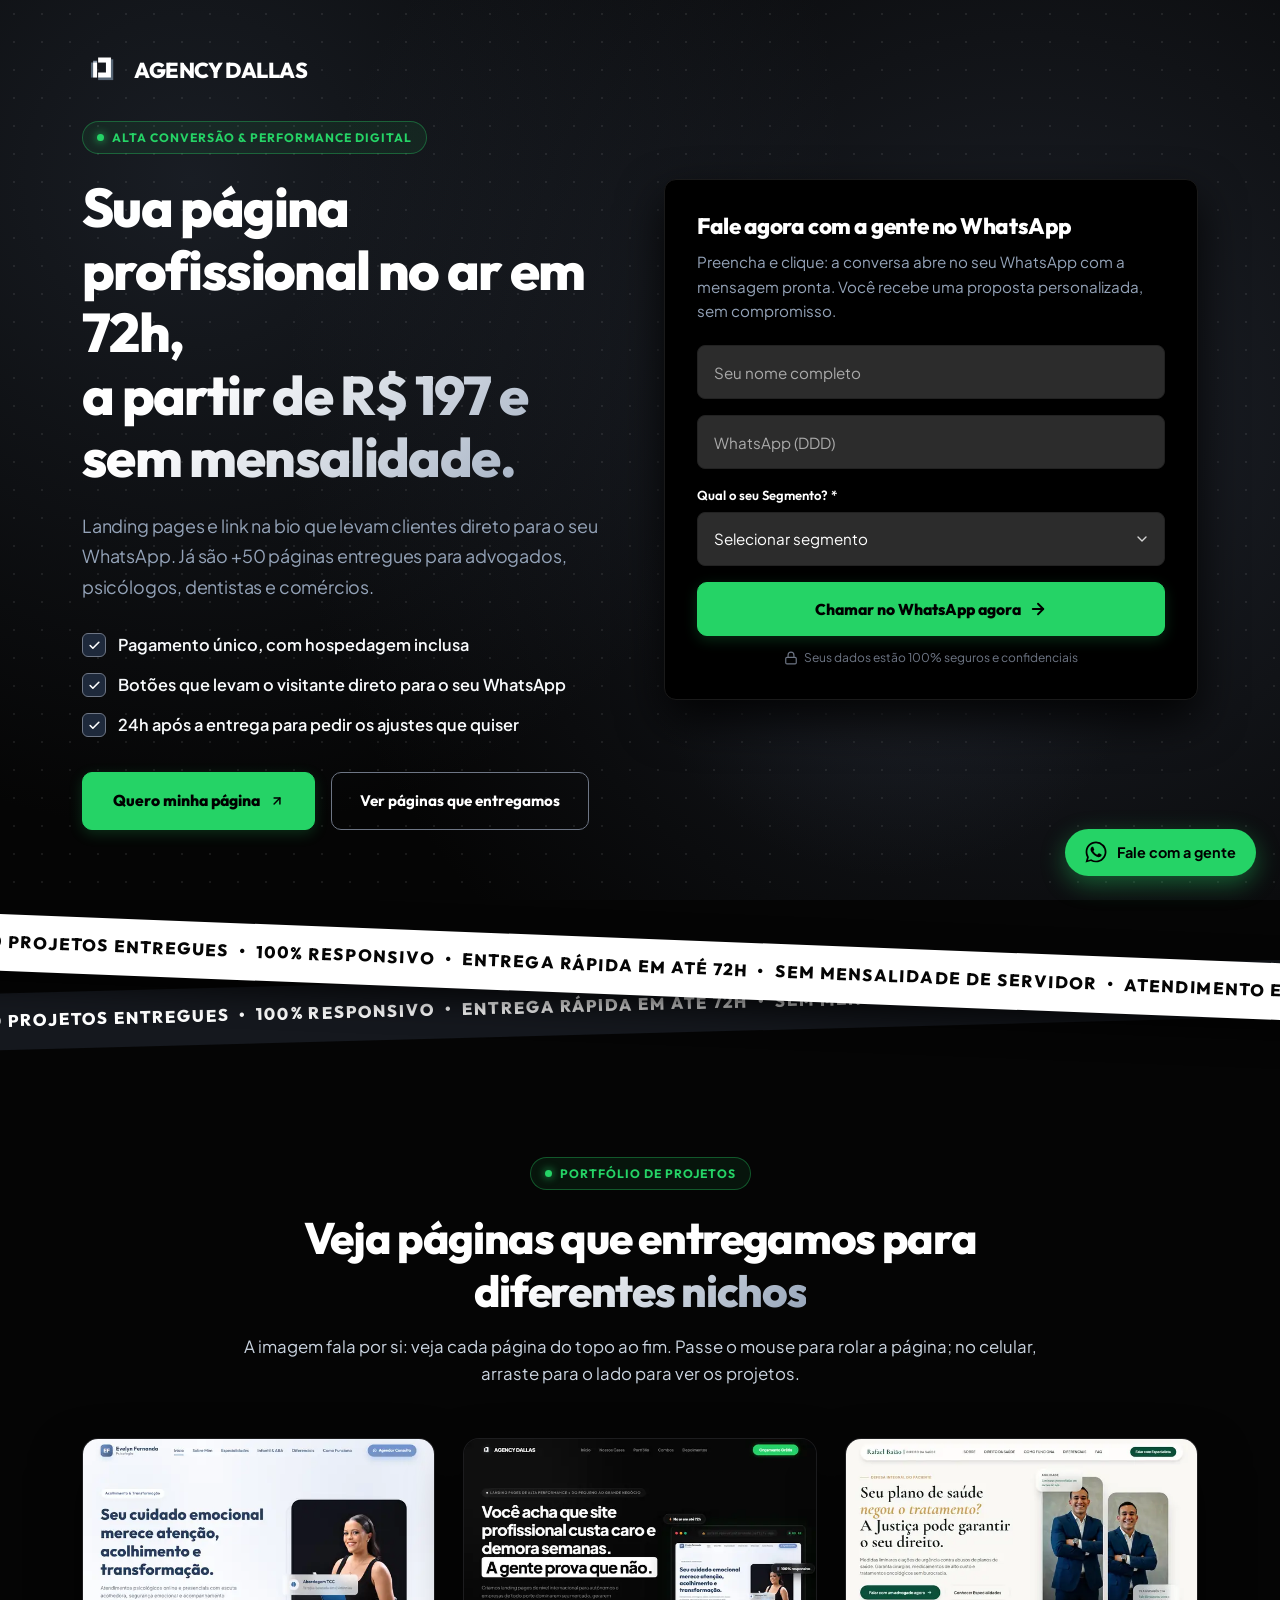
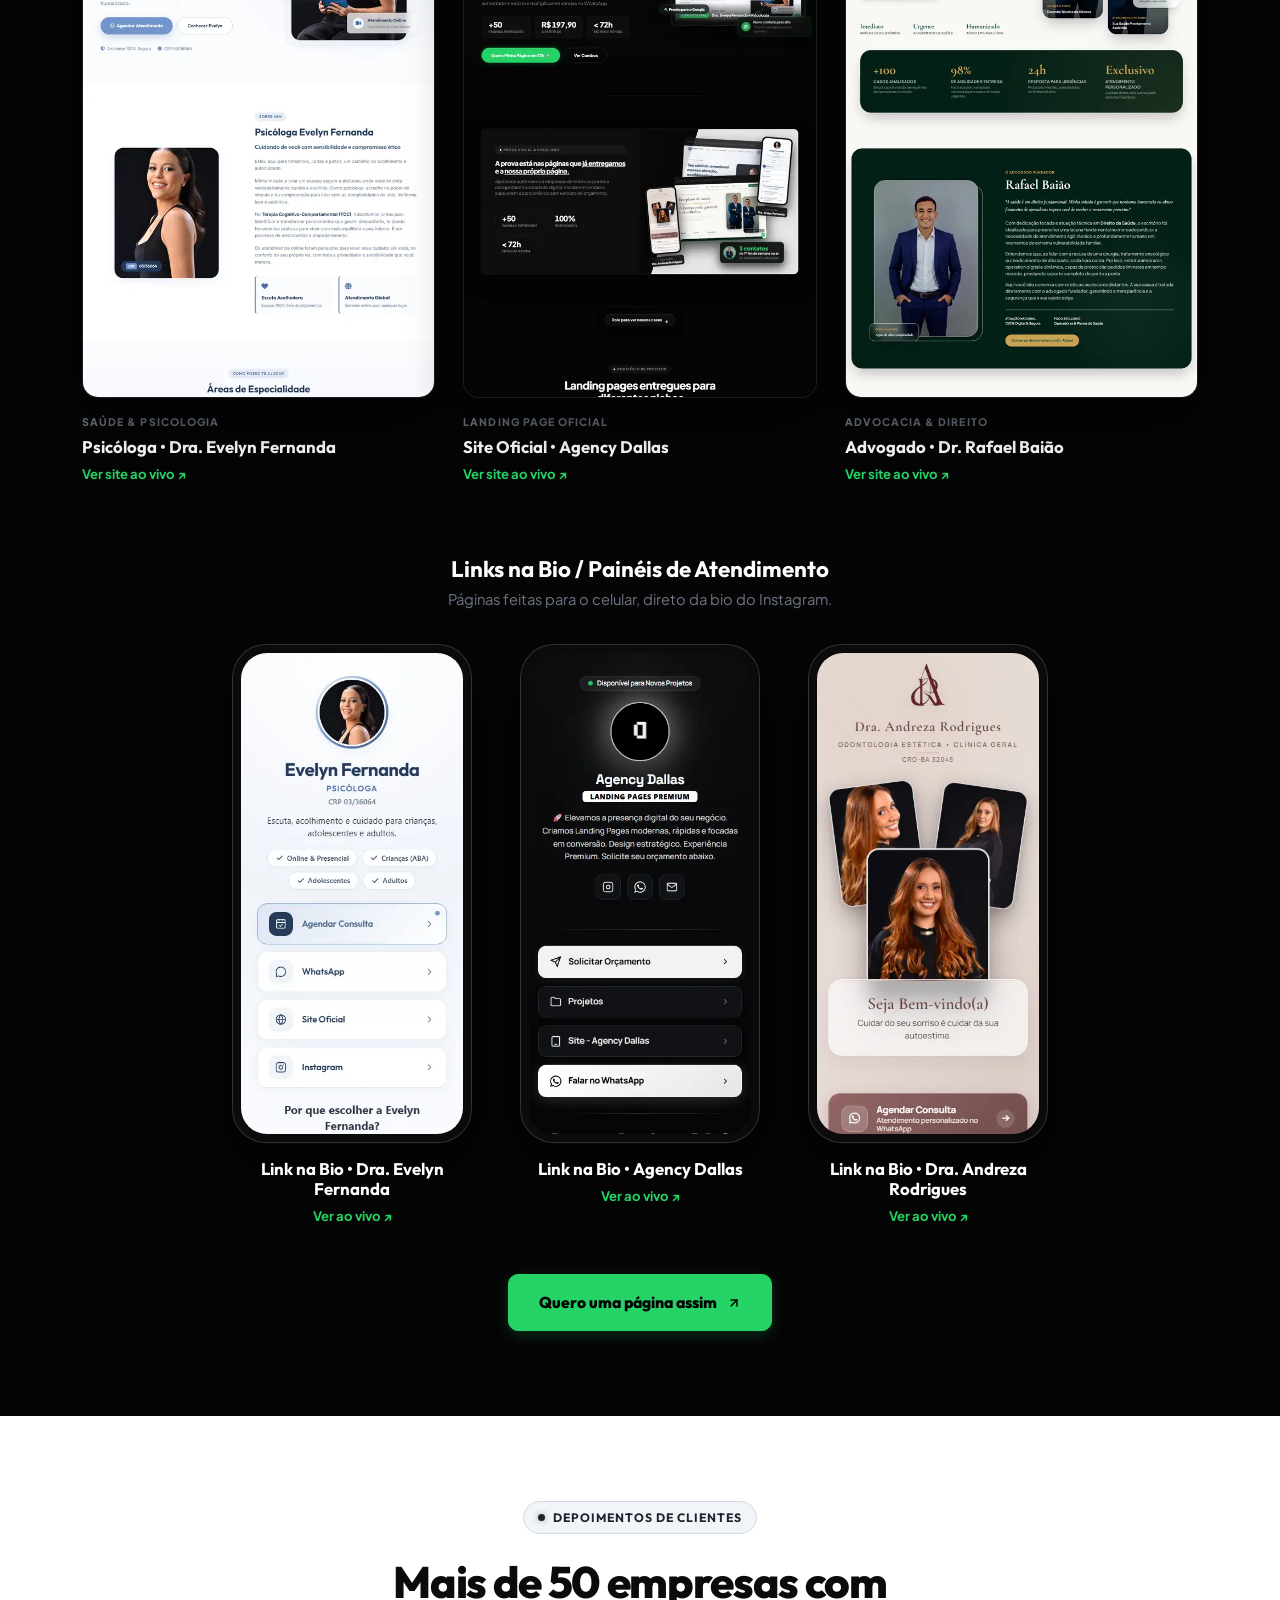
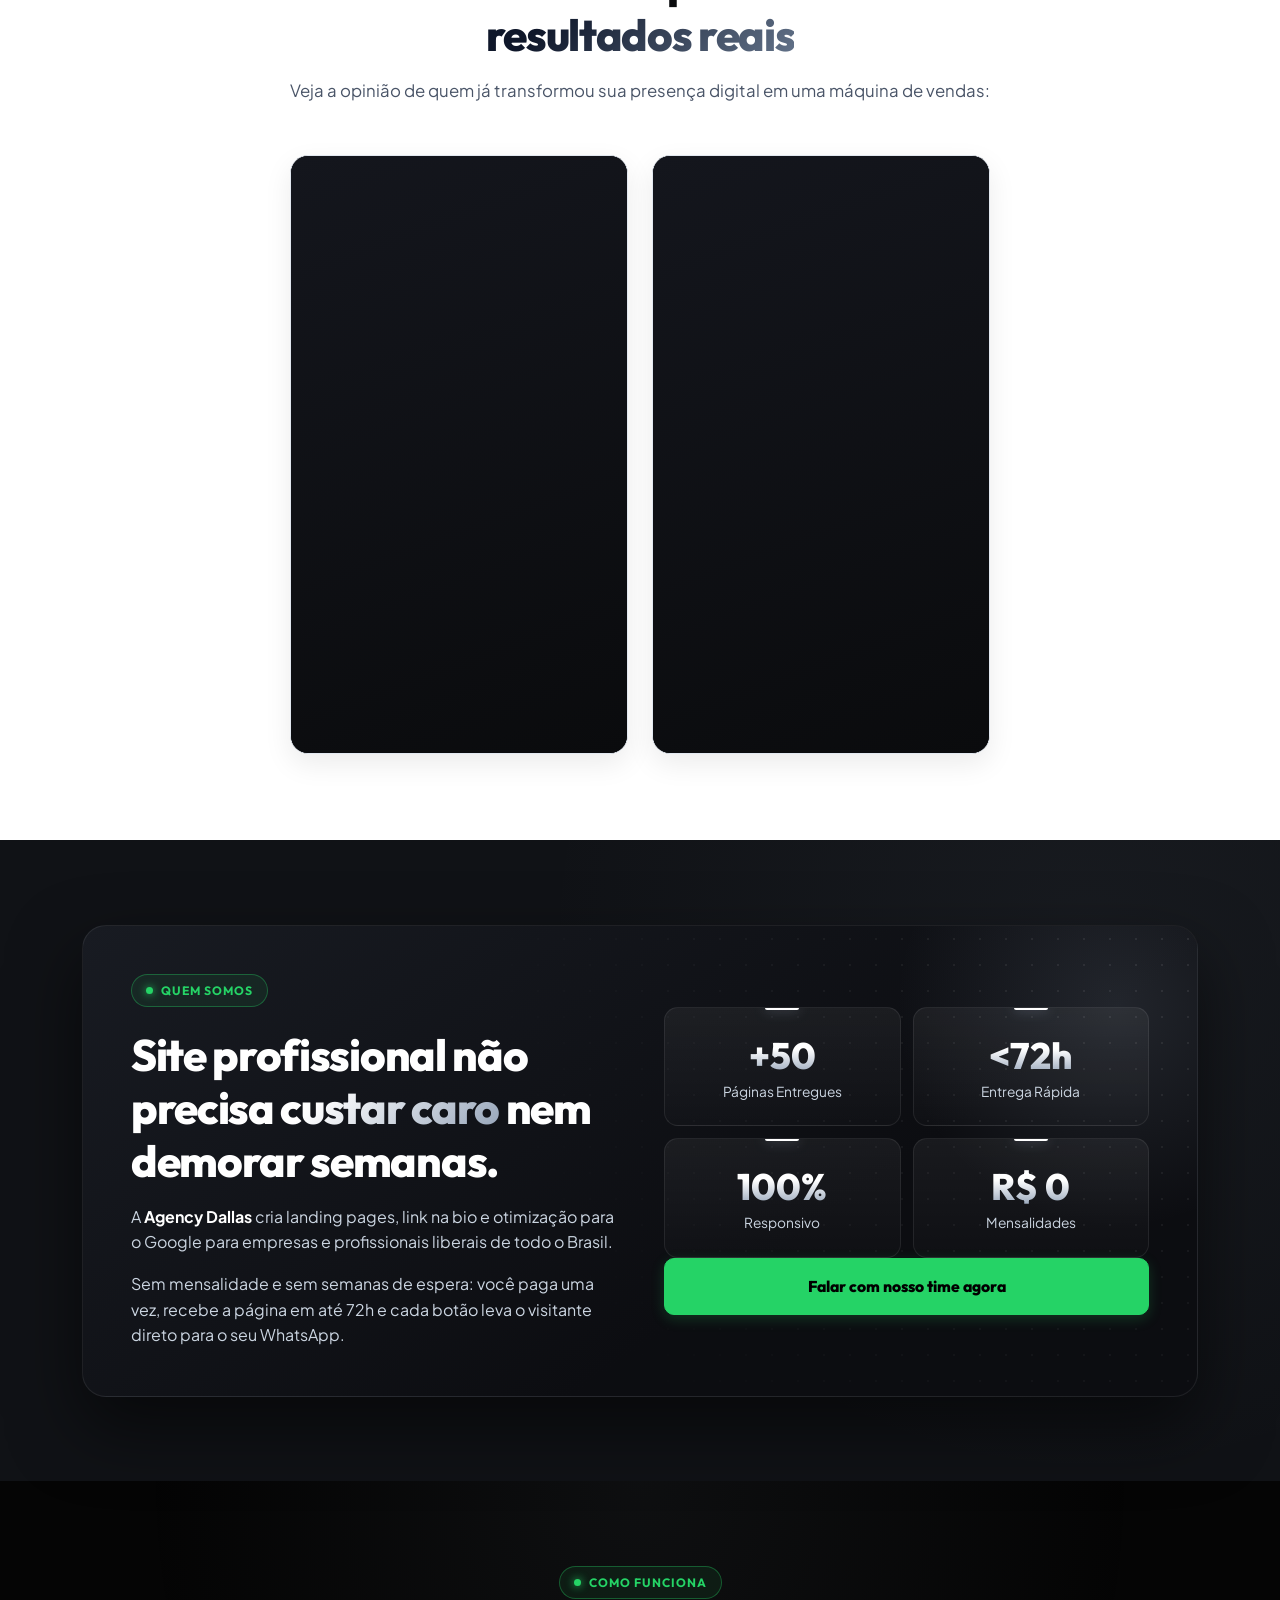
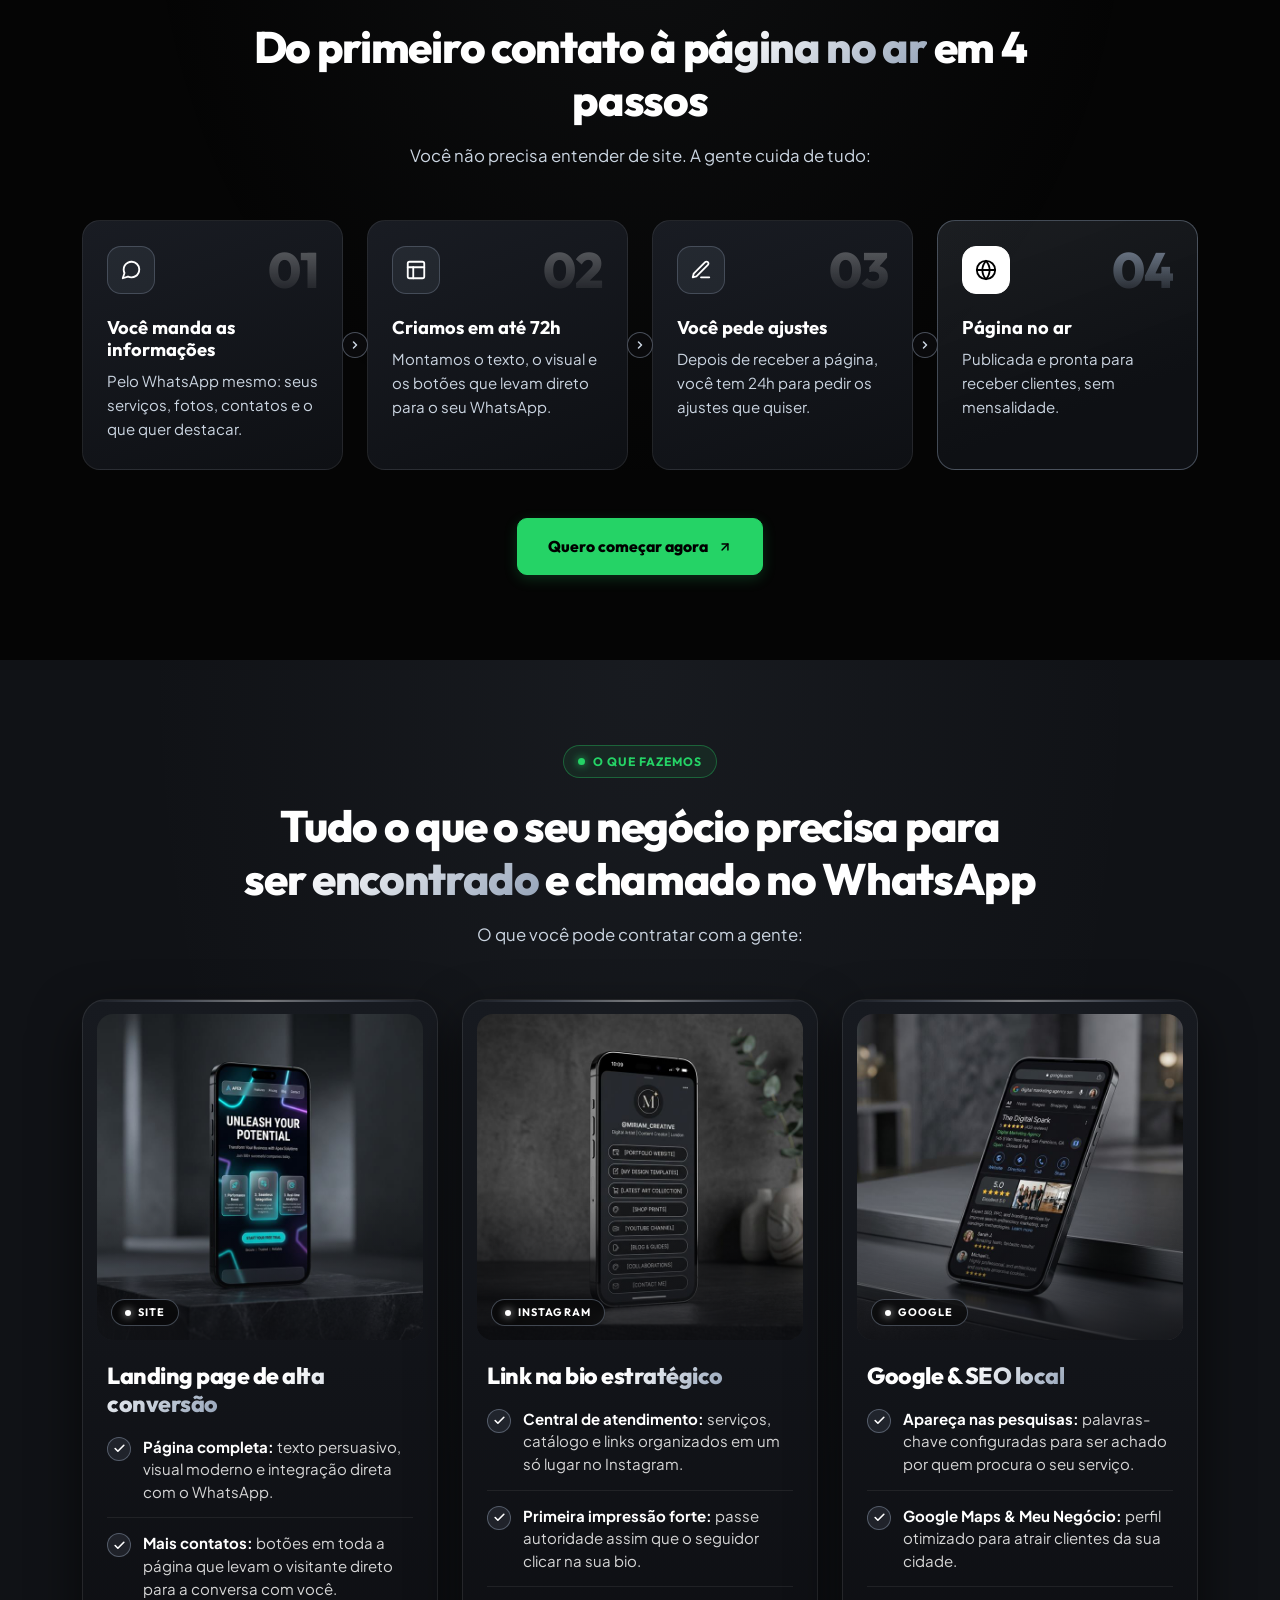
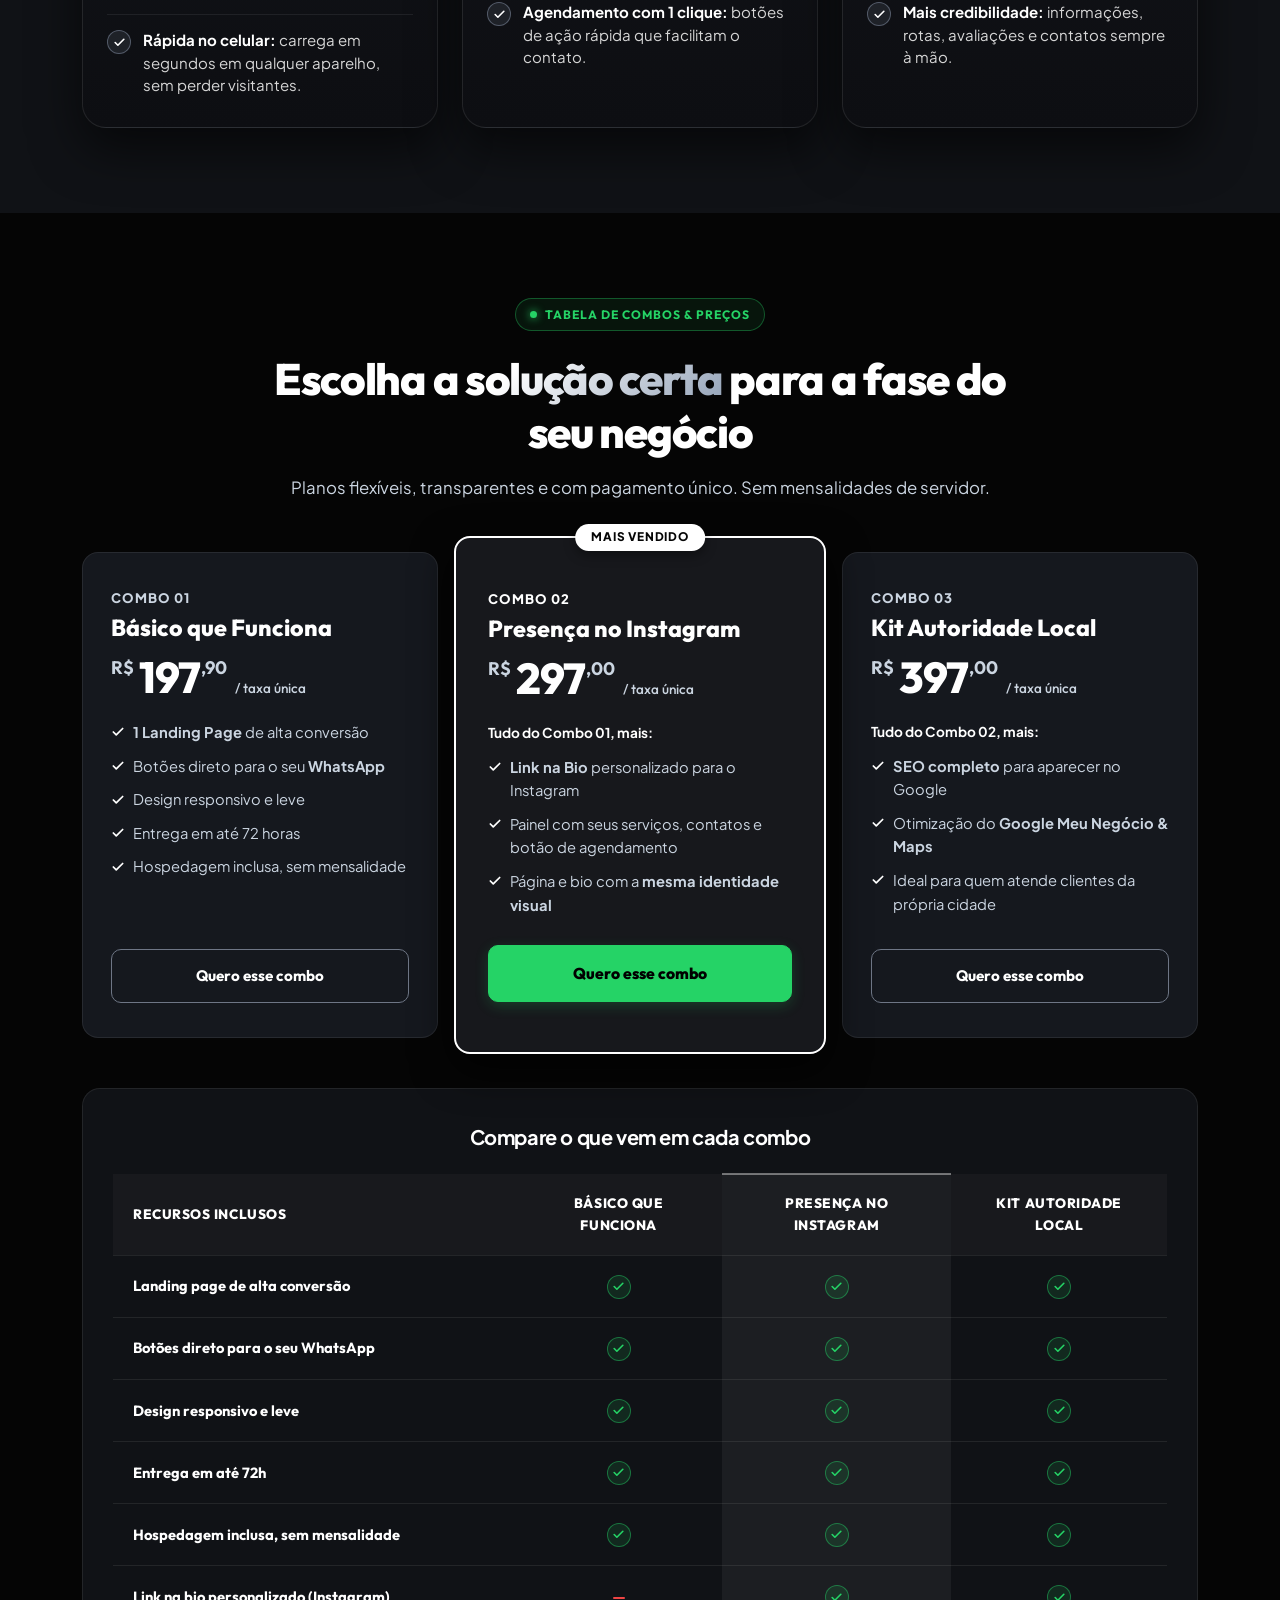
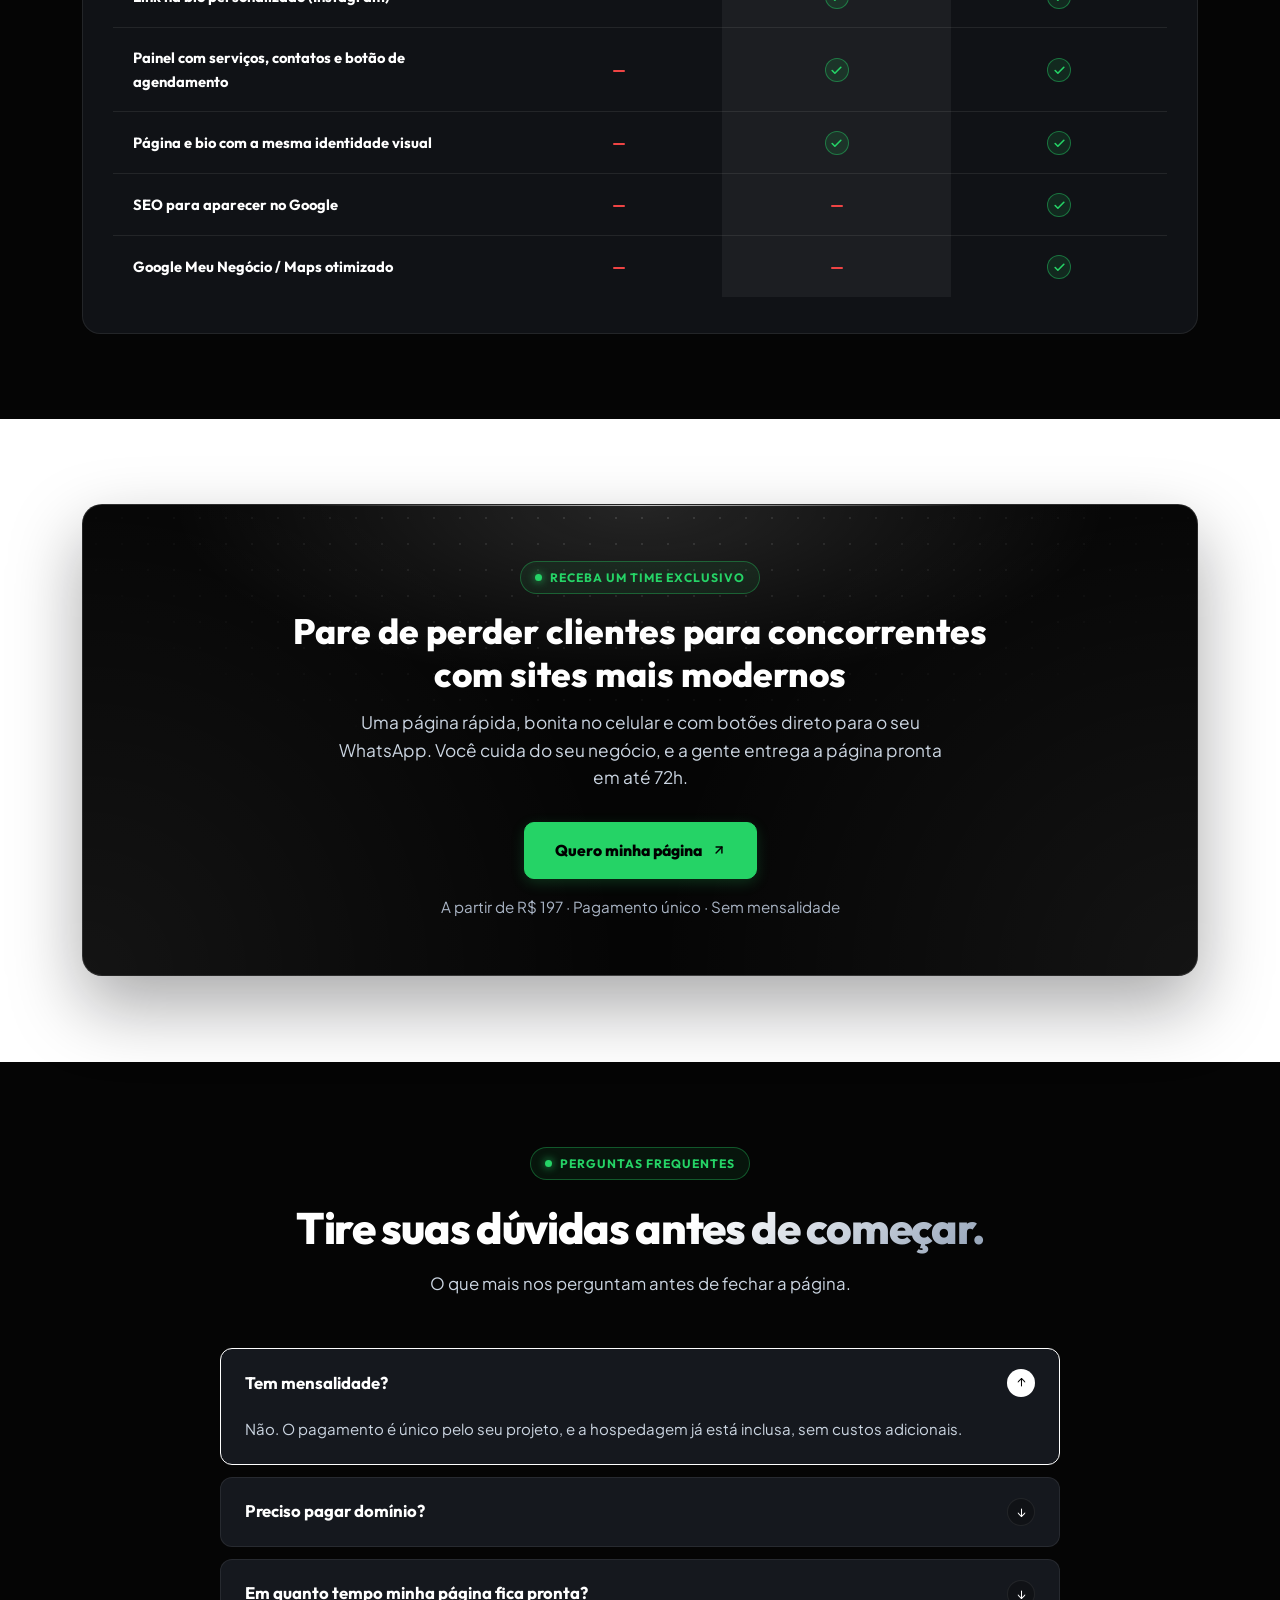
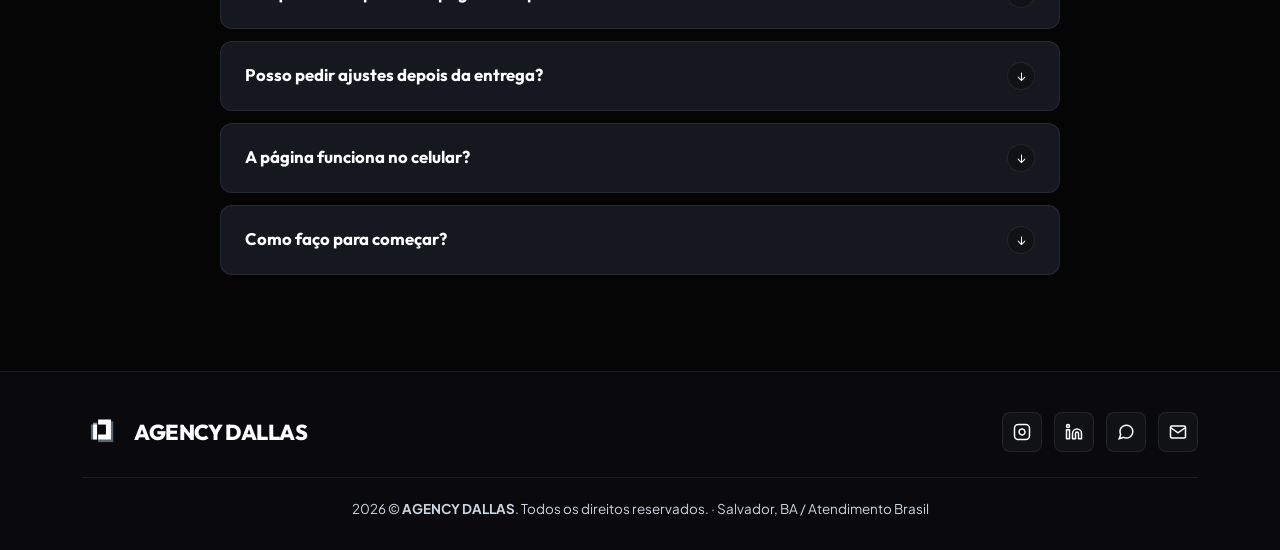
<file: index.html>
<!DOCTYPE html>
<html lang="pt-BR">

<head>
  <meta charset="UTF-8">
  <meta name="viewport" content="width=device-width, initial-scale=1.0">
  <title>Agency Dallas • Landing Pages, Link na Bio e Design que Vendem</title>
  <meta name="description"
    content="Sua página profissional no ar em 72h, a partir de R$ 197 e sem mensalidade. Landing pages e link na bio que levam clientes direto para o seu WhatsApp.">
  <meta property="og:title" content="Agency Dallas • Páginas e Design de Alta Conversão">
  <meta property="og:description"
    content="Transforme seu posicionamento digital em uma máquina de novos clientes e vendas no WhatsApp.">
  <meta property="og:type" content="website">
  <meta property="og:locale" content="pt_BR">
  <!-- Imagem de prévia no WhatsApp/Instagram (1200×630). Precisa de URL absoluta:
       fica hospedada no site oficial. Cópia local em assets/og-image.jpg. -->
  <meta property="og:image" content="https://agencydallas.netlify.app/og-lp.jpg">
  <meta property="og:image:width" content="1200">
  <meta property="og:image:height" content="630">
  <meta property="og:image:alt" content="Agency Dallas: sua página profissional no ar em 72h, a partir de R$ 197">
  <meta name="twitter:card" content="summary_large_image">
  <meta name="twitter:image" content="https://agencydallas.netlify.app/og-lp.jpg">
  <link rel="icon" type="image/png" href="https://agencydallas.netlify.app/logo.png">

  <!-- Google Fonts: Outfit & Plus Jakarta Sans -->
  <link rel="preconnect" href="https://fonts.googleapis.com">
  <link rel="preconnect" href="https://fonts.gstatic.com" crossorigin>
  <link href="https://fonts.googleapis.com/css2?family=Outfit:wght@600;700;800&family=Plus+Jakarta+Sans:wght@400;600;700;800&display=swap" rel="stylesheet">


  <!-- Custom CSS -->
  <link rel="stylesheet" href="css/style.css">
</head>

<body data-variante="A">
  <!-- Ícone de check: desenhado uma vez aqui e reaproveitado na página com <use> -->
  <svg width="0" height="0" style="position: absolute;" aria-hidden="true">
    <symbol id="ico-check" viewBox="0 0 24 24" fill="none" stroke="currentColor" stroke-width="3" stroke-linecap="round" stroke-linejoin="round"><polyline points="20 6 9 17 4 12"></polyline></symbol>
  </svg>

  <!--  HERO SECTION + FORMULÁRIO DE QUALIFICAÇÃO -->
  <header class="lp-section-hero" id="topo">
    <div class="container">
      <div class="row align-items-center g-5">
        
        <!-- LADO ESQUERDO: COPY E AUTORIDADE -->
        <div class="col-lg-6">
          <div class="mb-4">
            <a href="#topo" class="lp-logo-brand">
              <img src="assets/logo-dallas.png" alt="Agency Dallas" width="40" height="40" style="height: 40px; width: auto;">
              <span>AGENCY DALLAS</span>
            </a>
          </div>

          <div class="lp-eyebrow">
            <span class="lp-eyebrow-dot"></span>
            <span>ALTA CONVERSÃO & PERFORMANCE DIGITAL</span>
          </div>

          <h1 class="lp-title-main">
            Sua página profissional no ar em 72h, <span class="highlight">a partir de R$ 197 e sem mensalidade.</span>
          </h1>

          <p class="lp-subtitle">
            Landing pages e link na bio que levam clientes direto para o seu WhatsApp. Já são +50 páginas entregues para advogados, psicólogos, dentistas e comércios.
          </p>

          <ul class="lp-check-list">
            <li>
              <span class="lp-check-icon"><svg class="lp-ico-check" aria-hidden="true"><use href="#ico-check"></use></svg></span>
              <span>Pagamento único, com hospedagem inclusa</span>
            </li>
            <li>
              <span class="lp-check-icon"><svg class="lp-ico-check" aria-hidden="true"><use href="#ico-check"></use></svg></span>
              <span>Botões que levam o visitante direto para o seu WhatsApp</span>
            </li>
            <li>
              <span class="lp-check-icon"><svg class="lp-ico-check" aria-hidden="true"><use href="#ico-check"></use></svg></span>
              <span>24h após a entrega para pedir os ajustes que quiser</span>
            </li>
          </ul>

          <div class="d-flex flex-wrap gap-3">
            <a href="#formulario-conversao" class="btn-dallas-primary">
              <span>Quero minha página</span>
              <svg width="14" height="14" viewBox="0 0 24 24" fill="none" stroke="currentColor" stroke-width="2.5" stroke-linecap="round" stroke-linejoin="round"><line x1="7" y1="17" x2="17" y2="7"></line><polyline points="7 7 17 7 17 17"></polyline></svg>
            </a>
            <a href="#portfolio" class="btn-dallas-outline">
              <span>Ver páginas que entregamos</span>
            </a>
          </div>
        </div>

        <!-- LADO DIREITO: FORMULÁRIO DE QUALIFICAÇÃO -->
        <div class="col-lg-6">
          <div class="lp-form-card" id="formulario-conversao">
            <h2 class="lp-form-title">Fale agora com a gente no WhatsApp</h2>
            <p class="lp-form-subtitle">Preencha e clique: a conversa abre no seu WhatsApp com a mensagem pronta. Você recebe uma proposta personalizada, sem compromisso.</p>

            <!-- Netlify Forms: registra o lead antes de redirecionar para o WhatsApp -->
            <form id="conversion-form" name="lead-conversao" method="POST" data-netlify="true" netlify-honeypot="bot-field" novalidate>
              <input type="hidden" name="form-name" value="lead-conversao">
              <p class="d-none"><label>Não preencha: <input name="bot-field" tabindex="-1" autocomplete="off"></label></p>

              <!-- Hidden UTMs e Tracking -->
              <input type="hidden" name="utm_source" id="form-utm-source">
              <input type="hidden" name="utm_medium" id="form-utm-medium">
              <input type="hidden" name="utm_campaign" id="form-utm-campaign">
              <input type="hidden" name="utm_content" id="form-utm-content">
              <input type="hidden" name="utm_term" id="form-utm-term">
              <input type="hidden" name="fbclid" id="form-fbclid">
              <input type="hidden" name="gclid" id="form-gclid">
              <input type="hidden" name="debug_full_url" id="form-debug-url">
              <input type="hidden" name="creation_time" id="form-creation-time">

              <input type="hidden" id="form-field-servico" name="servico" value="">
              <input type="hidden" name="variante" class="js-variante" value="">

              <div class="lp-field-group">
                <label for="form-field-nome" class="lp-label lp-label-hidden">Seu Nome *</label>
                <input type="text" id="form-field-nome" name="nome" autocomplete="name" class="lp-input" placeholder="Seu nome completo" required>
              </div>

              <div class="lp-field-group">
                <label for="form-field-telefone" class="lp-label lp-label-hidden">WhatsApp com DDD *</label>
                <input type="tel" id="form-field-telefone" name="whatsapp" autocomplete="tel-national" class="lp-input" placeholder="WhatsApp (DDD)" maxlength="15" required>
              </div>

              <div class="lp-field-group">
                <label for="form-field-segmento" class="lp-label">Qual o seu Segmento? *</label>
                <select id="form-field-segmento" name="segmento" class="lp-select" required>
                  <option value="">Selecionar segmento</option>
                  <option value="Saúde, Medicina & Psicologia">Saúde, Medicina & Psicologia</option>
                  <option value="Advocacia & Serviços Jurídicos">Advocacia & Serviços Jurídicos</option>
                  <option value="Gastronomia & Alimentação">Gastronomia & Alimentação</option>
                  <option value="Estética, Beleza & Bem-Estar">Estética, Beleza & Bem-Estar</option>
                  <option value="Imobiliário & Construção">Imobiliário & Construção</option>
                  <option value="Consultoria & Serviços">Consultoria & Serviços</option>
                  <option value="Comércio, E-commerce & Varejo">Comércio, E-commerce & Varejo</option>
                  <option value="Outros Segmentos">Outros Segmentos</option>
                </select>
              </div>

              <button type="submit" class="lp-form-submit-btn mt-3">
                <span>Chamar no WhatsApp agora</span>
                <svg width="18" height="18" viewBox="0 0 24 24" fill="none" stroke="currentColor" stroke-width="2.5" stroke-linecap="round" stroke-linejoin="round"><line x1="5" y1="12" x2="19" y2="12"></line><polyline points="12 5 19 12 12 19"></polyline></svg>
              </button>

              
              <div class="lp-security-note">
                <svg width="14" height="14" viewBox="0 0 24 24" fill="none" stroke="currentColor" stroke-width="2"><rect x="3" y="11" width="18" height="11" rx="2" ry="2"></rect><path d="M7 11V7a5 5 0 0 1 10 0v4"></path></svg>
                <span>Seus dados estão 100% seguros e confidenciais</span>
              </div>
            </form>
          </div>
        </div>

      </div>
    </div>
  </header>

  <!-- FAIXA ROTACIONADA DUPLA (MARQUEE ESTILO ALPHA) -->
  <section class="lp-marquee-container">
    <div class="lp-marquee-track-1">
      <div class="marquee-content">
        +50 PROJETOS ENTREGUES &nbsp;•&nbsp; 100% RESPONSIVO &nbsp;•&nbsp; ENTREGA RÁPIDA EM ATÉ 72H &nbsp;•&nbsp; SEM MENSALIDADE DE SERVIDOR &nbsp;•&nbsp; ATENDIMENTO EM TODO O BRASIL &nbsp;•&nbsp; A PARTIR DE R$ 197 &nbsp;•&nbsp; +50 PROJETOS ENTREGUES &nbsp;•&nbsp; 100% RESPONSIVO &nbsp;•&nbsp; ENTREGA RÁPIDA EM ATÉ 72H &nbsp;•&nbsp; SEM MENSALIDADE DE SERVIDOR &nbsp;•&nbsp; ATENDIMENTO EM TODO O BRASIL &nbsp;•&nbsp;
      </div>
    </div>
    <div class="lp-marquee-track-2">
      <div class="marquee-content">
        +50 PROJETOS ENTREGUES &nbsp;•&nbsp; 100% RESPONSIVO &nbsp;•&nbsp; ENTREGA RÁPIDA EM ATÉ 72H &nbsp;•&nbsp; SEM MENSALIDADE DE SERVIDOR &nbsp;•&nbsp; ATENDIMENTO EM TODO O BRASIL &nbsp;•&nbsp; A PARTIR DE R$ 197 &nbsp;•&nbsp; +50 PROJETOS ENTREGUES &nbsp;•&nbsp; 100% RESPONSIVO &nbsp;•&nbsp; ENTREGA RÁPIDA EM ATÉ 72H &nbsp;•&nbsp; SEM MENSALIDADE DE SERVIDOR &nbsp;•&nbsp; ATENDIMENTO EM TODO O BRASIL &nbsp;•&nbsp;
      </div>
    </div>
  </section>

  <!-- SEÇÃO PORTFÓLIO: PÁGINAS QUE ENTREGAMOS (MESMO ESTILO DO SITE PRINCIPAL) -->
  <section class="lp-section" id="portfolio">
    <div class="container">
      <div class="lp-section-header">
        <div class="lp-eyebrow">
          <span class="lp-eyebrow-dot"></span>
          <span>PORTFÓLIO DE PROJETOS</span>
        </div>
        <h2 class="lp-section-title">
          Veja páginas que entregamos para <span class="strong">diferentes nichos</span>
        </h2>
        <p class="lp-section-desc">
          A imagem fala por si: veja cada página do topo ao fim. Passe o mouse para rolar a página; no celular, arraste para o lado para ver os projetos.
        </p>
      </div>

      <!-- GALERIA: páginas inteiras dos projetos (passe o mouse para rolar) -->
      <div class="lp-gallery-columns">
        <a class="lp-gallery-item" href="https://psicologaevelynfernanda.netlify.app/" target="_blank" rel="noopener">
          <div class="lp-gallery-window">
            <img src="assets/galeria/evelyn-fernanda.webp" alt="Página completa da landing page da Dra. Evelyn Fernanda" loading="lazy">
          </div>
          <div class="lp-gallery-caption">
            <span class="lp-gallery-niche">Saúde &amp; Psicologia</span>
            <h3>Psicóloga • Dra. Evelyn Fernanda</h3>
            <span class="lp-gallery-link">Ver site ao vivo ↗</span>
          </div>
        </a>
        <a class="lp-gallery-item" href="https://agencydallas.netlify.app/" target="_blank" rel="noopener">
          <div class="lp-gallery-window">
            <img src="assets/galeria/agency-dallas.webp" alt="Página completa do site oficial da Agency Dallas" loading="lazy">
          </div>
          <div class="lp-gallery-caption">
            <span class="lp-gallery-niche">Landing Page Oficial</span>
            <h3>Site Oficial • Agency Dallas</h3>
            <span class="lp-gallery-link">Ver site ao vivo ↗</span>
          </div>
        </a>
        <a class="lp-gallery-item" href="https://advrafaelbaiao.netlify.app/" target="_blank" rel="noopener">
          <div class="lp-gallery-window">
            <img src="assets/galeria/rafael-baiao.webp" alt="Página completa da landing page do Dr. Rafael Baião" loading="lazy">
          </div>
          <div class="lp-gallery-caption">
            <span class="lp-gallery-niche">Advocacia &amp; Direito</span>
            <h3>Advogado • Dr. Rafael Baião</h3>
            <span class="lp-gallery-link">Ver site ao vivo ↗</span>
          </div>
        </a>
      </div>

      <div class="lp-gallery-phones-header">
        <h3>Links na Bio / Painéis de Atendimento</h3>
        <p>Páginas feitas para o celular, direto da bio do Instagram.</p>
      </div>
      <div class="lp-gallery-phones">
        <a class="lp-gallery-phone" href="https://evelynfernandabio.netlify.app/" target="_blank" rel="noopener">
          <div class="lp-gallery-phone-frame">
            <div class="lp-gallery-window lp-gallery-window--phone">
              <img src="assets/galeria/evelyn-fernanda-bio.webp" alt="Link na Bio da Dra. Evelyn Fernanda" loading="lazy">
            </div>
          </div>
          <div class="lp-gallery-caption">
            <h3>Link na Bio • Dra. Evelyn Fernanda</h3>
            <span class="lp-gallery-link">Ver ao vivo ↗</span>
          </div>
        </a>
        <a class="lp-gallery-phone" href="https://agencydallasbio.netlify.app/" target="_blank" rel="noopener">
          <div class="lp-gallery-phone-frame">
            <div class="lp-gallery-window lp-gallery-window--phone">
              <img src="assets/galeria/agency-dallas-bio.webp" alt="Link na Bio da Agency Dallas" loading="lazy">
            </div>
          </div>
          <div class="lp-gallery-caption">
            <h3>Link na Bio • Agency Dallas</h3>
            <span class="lp-gallery-link">Ver ao vivo ↗</span>
          </div>
        </a>
        <a class="lp-gallery-phone" href="https://draandrezarodriguesbio.netlify.app/" target="_blank" rel="noopener">
          <div class="lp-gallery-phone-frame">
            <div class="lp-gallery-window lp-gallery-window--phone">
              <img src="assets/galeria/andreza-rodrigues-bio.webp" alt="Link na Bio da Dra. Andreza Rodrigues" loading="lazy">
            </div>
          </div>
          <div class="lp-gallery-caption">
            <h3>Link na Bio • Dra. Andreza Rodrigues</h3>
            <span class="lp-gallery-link">Ver ao vivo ↗</span>
          </div>
        </a>
      </div>

      <div class="text-center mt-5">
        <a href="#formulario-conversao" class="btn-dallas-primary">
          <span>Quero uma página assim</span>
          <svg width="14" height="14" viewBox="0 0 24 24" fill="none" stroke="currentColor" stroke-width="2.5" stroke-linecap="round" stroke-linejoin="round"><line x1="7" y1="17" x2="17" y2="7"></line><polyline points="7 7 17 7 17 17"></polyline></svg>
        </a>
      </div>
    </div>
  </section>

  <!-- SEÇÃO 1: DEPOIMENTOS & RESULTADOS REAIS -->
  <section class="lp-section" id="depoimentos">
    <div class="container">
      <div class="lp-section-header">
        <div class="lp-eyebrow">
          <span class="lp-eyebrow-dot"></span>
          <span>DEPOIMENTOS DE CLIENTES</span>
        </div>
        <h2 class="lp-section-title">
          Mais de 50 empresas com <span class="strong">resultados reais</span>
        </h2>
        <p class="lp-section-desc">
          Veja a opinião de quem já transformou sua presença digital em uma máquina de vendas:
        </p>
      </div>

      <div class="lp-shorts-grid" id="lp-shorts-grid">
        <!-- SHORT 1 -->
        <div class="lp-short-card" data-video-index="0">
          <div class="lp-short-frame"></div>
        </div>

        <!-- SHORT 2 -->
        <div class="lp-short-card" data-video-index="1">
          <div class="lp-short-frame"></div>
        </div>
      </div>
    </div>
  </section>

  <!-- SEÇÃO 2: QUEM SOMOS -->
  <section class="lp-section bg-dallas-surface" id="sobre">
    <div class="container">
      <div class="lp-about-card">
        <div class="row align-items-center g-5">
          <div class="col-lg-6">
            <div class="lp-eyebrow">
              <span class="lp-eyebrow-dot"></span>
              <span>QUEM SOMOS</span>
            </div>
            <h2 class="lp-section-title text-start mb-3">
              Site profissional não precisa <span class="strong">custar caro</span> nem demorar semanas.
            </h2>
            <p class="text-dallas-light mb-3">
              A <strong class="text-dallas-white">Agency Dallas</strong> cria landing pages, link na bio e otimização para o Google para empresas e profissionais liberais de todo o Brasil.
            </p>
            <p class="text-dallas-light mb-0">
              Sem mensalidade e sem semanas de espera: você paga uma vez, recebe a página em até 72h e cada botão leva o visitante direto para o seu WhatsApp.
            </p>
          </div>

          <div class="col-lg-6">
            <div class="lp-stats-grid">
              <div class="lp-stat-box">
                <div class="lp-stat-number">+50</div>
                <div class="lp-stat-label">Páginas Entregues</div>
              </div>
              <div class="lp-stat-box">
                <div class="lp-stat-number">&lt;72h</div>
                <div class="lp-stat-label">Entrega Rápida</div>
              </div>
              <div class="lp-stat-box">
                <div class="lp-stat-number">100%</div>
                <div class="lp-stat-label">Responsivo</div>
              </div>
              <div class="lp-stat-box">
                <div class="lp-stat-number">R$ 0</div>
                <div class="lp-stat-label">Mensalidades</div>
              </div>
            </div>
            <a href="#formulario-conversao" class="btn-dallas-primary w-100 mt-4">
              <span>Falar com nosso time agora</span>
            </a>
          </div>
        </div>
      </div>
    </div>
  </section>

  <!-- SEÇÃO 3: COMO FUNCIONA (4 PASSOS) -->
  <section class="lp-section" id="como-funciona">
    <div class="container">
      <div class="lp-section-header">
        <div class="lp-eyebrow">
          <span class="lp-eyebrow-dot"></span>
          <span>COMO FUNCIONA</span>
        </div>
        <h2 class="lp-section-title">
          Do primeiro contato à <span class="strong">página no ar</span> em 4 passos
        </h2>
        <p class="lp-section-desc">
          Você não precisa entender de site. A gente cuida de tudo:
        </p>
      </div>

      <div class="lp-steps-grid">
        <div class="lp-step-card">
          <div class="lp-step-top">
            <div class="lp-step-icon"><svg width="22" height="22" viewBox="0 0 24 24" fill="none" stroke="currentColor" stroke-width="2" stroke-linecap="round" stroke-linejoin="round" aria-hidden="true"><path d="M21 11.5a8.38 8.38 0 0 1-.9 3.8 8.5 8.5 0 0 1-7.6 4.7 8.38 8.38 0 0 1-3.8-.9L3 21l1.9-5.7a8.38 8.38 0 0 1-.9-3.8 8.5 8.5 0 0 1 4.7-7.6 8.38 8.38 0 0 1 3.8-.9h.5a8.48 8.48 0 0 1 8 8v.5z"></path></svg></div>
            <div class="lp-step-number">01</div>
          </div>
          <h3 class="lp-step-title">Você manda as informações</h3>
          <p class="lp-step-text">Pelo WhatsApp mesmo: seus serviços, fotos, contatos e o que quer destacar.</p>
        </div>
        <div class="lp-step-card">
          <div class="lp-step-top">
            <div class="lp-step-icon"><svg width="22" height="22" viewBox="0 0 24 24" fill="none" stroke="currentColor" stroke-width="2" stroke-linecap="round" stroke-linejoin="round" aria-hidden="true"><rect x="3" y="3" width="18" height="18" rx="2" ry="2"></rect><line x1="3" y1="9" x2="21" y2="9"></line><line x1="9" y1="21" x2="9" y2="9"></line></svg></div>
            <div class="lp-step-number">02</div>
          </div>
          <h3 class="lp-step-title">Criamos em até 72h</h3>
          <p class="lp-step-text">Montamos o texto, o visual e os botões que levam direto para o seu WhatsApp.</p>
        </div>
        <div class="lp-step-card">
          <div class="lp-step-top">
            <div class="lp-step-icon"><svg width="22" height="22" viewBox="0 0 24 24" fill="none" stroke="currentColor" stroke-width="2" stroke-linecap="round" stroke-linejoin="round" aria-hidden="true"><path d="M12 20h9"></path><path d="M16.5 3.5a2.121 2.121 0 0 1 3 3L7 19l-4 1 1-4L16.5 3.5z"></path></svg></div>
            <div class="lp-step-number">03</div>
          </div>
          <h3 class="lp-step-title">Você pede ajustes</h3>
          <p class="lp-step-text">Depois de receber a página, você tem 24h para pedir os ajustes que quiser.</p>
        </div>
        <div class="lp-step-card lp-step-card--final">
          <div class="lp-step-top">
            <div class="lp-step-icon"><svg width="22" height="22" viewBox="0 0 24 24" fill="none" stroke="currentColor" stroke-width="2" stroke-linecap="round" stroke-linejoin="round" aria-hidden="true"><circle cx="12" cy="12" r="10"></circle><line x1="2" y1="12" x2="22" y2="12"></line><path d="M12 2a15.3 15.3 0 0 1 4 10 15.3 15.3 0 0 1-4 10 15.3 15.3 0 0 1-4-10 15.3 15.3 0 0 1 4-10z"></path></svg></div>
            <div class="lp-step-number">04</div>
          </div>
          <h3 class="lp-step-title">Página no ar</h3>
          <p class="lp-step-text">Publicada e pronta para receber clientes, sem mensalidade.</p>
        </div>
      </div>

      <div class="text-center mt-5">
        <a href="#formulario-conversao" class="btn-dallas-primary">
          <span>Quero começar agora</span>
          <svg width="14" height="14" viewBox="0 0 24 24" fill="none" stroke="currentColor" stroke-width="2.5" stroke-linecap="round" stroke-linejoin="round"><line x1="7" y1="17" x2="17" y2="7"></line><polyline points="7 7 17 7 17 17"></polyline></svg>
        </a>
      </div>
    </div>
  </section>

  <!-- SEÇÃO 4: O QUE FAZEMOS (3 CARDS EM GRADE; EMPILHADOS NO CELULAR) -->
  <section class="lp-section bg-dallas-surface" id="solucoes">
    <div class="container">
      <div class="lp-section-header">
        <div class="lp-eyebrow">
          <span class="lp-eyebrow-dot"></span>
          <span>O QUE FAZEMOS</span>
        </div>
        <h2 class="lp-section-title">
          Tudo o que o seu negócio precisa para <span class="strong">ser encontrado</span> e chamado no WhatsApp
        </h2>
        <p class="lp-section-desc">
          O que você pode contratar com a gente:
        </p>
      </div>

      <div class="lp-features-grid">
        <!-- LANDING PAGE -->
        <article class="lp-feature-card">
          <div class="lp-feature-visual">
            <img src="assets/foto-lp-720.jpg" alt="Landing page aberta no celular e no computador" class="lp-feature-img" width="720" height="720" loading="lazy" decoding="async">
            <span class="lp-feature-tag">Site</span>
          </div>
          <div class="lp-feature-content">
            <h3 class="lp-feature-title">Landing page <span class="highlight-tag">de alta conversão</span></h3>
            <ul class="lp-feature-bullets">
              <li class="lp-feature-item">
                <div class="lp-feature-check"><svg class="lp-ico-check" aria-hidden="true"><use href="#ico-check"></use></svg></div>
                <div class="lp-feature-text">
                  <strong>Página completa:</strong> texto persuasivo, visual moderno e integração direta com o WhatsApp.
                </div>
              </li>
              <li class="lp-feature-item">
                <div class="lp-feature-check"><svg class="lp-ico-check" aria-hidden="true"><use href="#ico-check"></use></svg></div>
                <div class="lp-feature-text">
                  <strong>Mais contatos:</strong> botões em toda a página que levam o visitante direto para a conversa com você.
                </div>
              </li>
              <li class="lp-feature-item">
                <div class="lp-feature-check"><svg class="lp-ico-check" aria-hidden="true"><use href="#ico-check"></use></svg></div>
                <div class="lp-feature-text">
                  <strong>Rápida no celular:</strong> carrega em segundos em qualquer aparelho, sem perder visitantes.
                </div>
              </li>
            </ul>
          </div>
        </article>

        <!-- LINK NA BIO -->
        <article class="lp-feature-card">
          <div class="lp-feature-visual">
            <img src="assets/foto-bio-720.jpg" alt="Link na bio aberto no celular" class="lp-feature-img" width="720" height="720" loading="lazy" decoding="async">
            <span class="lp-feature-tag">Instagram</span>
          </div>
          <div class="lp-feature-content">
            <h3 class="lp-feature-title">Link na bio <span class="highlight-tag">estratégico</span></h3>
            <ul class="lp-feature-bullets">
              <li class="lp-feature-item">
                <div class="lp-feature-check"><svg class="lp-ico-check" aria-hidden="true"><use href="#ico-check"></use></svg></div>
                <div class="lp-feature-text">
                  <strong>Central de atendimento:</strong> serviços, catálogo e links organizados em um só lugar no Instagram.
                </div>
              </li>
              <li class="lp-feature-item">
                <div class="lp-feature-check"><svg class="lp-ico-check" aria-hidden="true"><use href="#ico-check"></use></svg></div>
                <div class="lp-feature-text">
                  <strong>Primeira impressão forte:</strong> passe autoridade assim que o seguidor clicar na sua bio.
                </div>
              </li>
              <li class="lp-feature-item">
                <div class="lp-feature-check"><svg class="lp-ico-check" aria-hidden="true"><use href="#ico-check"></use></svg></div>
                <div class="lp-feature-text">
                  <strong>Agendamento com 1 clique:</strong> botões de ação rápida que facilitam o contato.
                </div>
              </li>
            </ul>
          </div>
        </article>

        <!-- SEO E GOOGLE MEU NEGÓCIO -->
        <article class="lp-feature-card">
          <div class="lp-feature-visual">
            <img src="assets/foto-google-720.jpg" alt="Perfil de empresa otimizado no Google" class="lp-feature-img" width="720" height="720" loading="lazy" decoding="async">
            <span class="lp-feature-tag">Google</span>
          </div>
          <div class="lp-feature-content">
            <h3 class="lp-feature-title">Google <span class="highlight-tag">& SEO local</span></h3>
            <ul class="lp-feature-bullets">
              <li class="lp-feature-item">
                <div class="lp-feature-check"><svg class="lp-ico-check" aria-hidden="true"><use href="#ico-check"></use></svg></div>
                <div class="lp-feature-text">
                  <strong>Apareça nas pesquisas:</strong> palavras-chave configuradas para ser achado por quem procura o seu serviço.
                </div>
              </li>
              <li class="lp-feature-item">
                <div class="lp-feature-check"><svg class="lp-ico-check" aria-hidden="true"><use href="#ico-check"></use></svg></div>
                <div class="lp-feature-text">
                  <strong>Google Maps & Meu Negócio:</strong> perfil otimizado para atrair clientes da sua cidade.
                </div>
              </li>
              <li class="lp-feature-item">
                <div class="lp-feature-check"><svg class="lp-ico-check" aria-hidden="true"><use href="#ico-check"></use></svg></div>
                <div class="lp-feature-text">
                  <strong>Mais credibilidade:</strong> informações, rotas, avaliações e contatos sempre à mão.
                </div>
              </li>
            </ul>
          </div>
        </article>
      </div>
    </div>
  </section>

  <!-- SEÇÃO 5: PLANOS & COMBOS -->
  <section class="lp-section" id="combos">
    <div class="container">
      <div class="lp-section-header">
        <div class="lp-eyebrow">
          <span class="lp-eyebrow-dot"></span>
          <span>TABELA DE COMBOS & PREÇOS</span>
        </div>
        <h2 class="lp-section-title">
          Escolha a <span class="strong">solução certa</span> para a fase do seu negócio
        </h2>
        <p class="lp-section-desc">
          Planos flexíveis, transparentes e com pagamento único. Sem mensalidades de servidor.
        </p>
      </div>

      <div class="row g-4 align-items-stretch">
        <!-- COMBO 1 -->
        <div class="col-lg-4">
          <div class="lp-pricing-card">
            <div>
              <div class="lp-combo-name">COMBO 01</div>
              <h3 class="lp-pricing-title">Básico que Funciona</h3>
              <div class="lp-price-val"><span class="lp-price-currency">R$</span>197<span class="lp-price-cents">,90</span><span class="lp-price-period">/ taxa única</span></div>

              <ul class="lp-pricing-bullets">
                <li><strong>1 Landing Page</strong> de alta conversão</li>
                <li>Botões direto para o seu <strong>WhatsApp</strong></li>
                <li>Design responsivo e leve</li>
                <li>Entrega em até 72 horas</li>
                <li>Hospedagem inclusa, sem mensalidade</li>
              </ul>
            </div>

            <a href="#formulario-conversao" class="btn-dallas-outline btn-full-width" data-combo-select="Combo 1: Básico que Funciona (LP Única)">
              <span>Quero esse combo</span>
            </a>
          </div>
        </div>

        <!-- COMBO 2 (FEATURED) -->
        <div class="col-lg-4">
          <div class="lp-pricing-card featured">
            <span class="lp-featured-badge">MAIS VENDIDO</span>
            <div>
              <div class="lp-combo-name text-white">COMBO 02</div>
              <h3 class="lp-pricing-title">Presença no Instagram</h3>
              <div class="lp-price-val"><span class="lp-price-currency">R$</span>297<span class="lp-price-cents">,00</span><span class="lp-price-period">/ taxa única</span></div>
              <p class="lp-pricing-lead">Tudo do Combo 01, mais:</p>

              <ul class="lp-pricing-bullets">
                <li><strong>Link na Bio</strong> personalizado para o Instagram</li>
                <li>Painel com seus serviços, contatos e botão de agendamento</li>
                <li>Página e bio com a <strong>mesma identidade visual</strong></li>
              </ul>
            </div>

            <a href="#formulario-conversao" class="btn-dallas-primary btn-full-width" data-combo-select="Combo 2: Presença no Instagram (LP + Link na Bio)">
              <span>Quero esse combo</span>
            </a>
          </div>
        </div>

        <!-- COMBO 3 -->
        <div class="col-lg-4">
          <div class="lp-pricing-card">
            <div>
              <div class="lp-combo-name">COMBO 03</div>
              <h3 class="lp-pricing-title">Kit Autoridade Local</h3>
              <div class="lp-price-val"><span class="lp-price-currency">R$</span>397<span class="lp-price-cents">,00</span><span class="lp-price-period">/ taxa única</span></div>
              <p class="lp-pricing-lead">Tudo do Combo 02, mais:</p>

              <ul class="lp-pricing-bullets">
                <li><strong>SEO completo</strong> para aparecer no Google</li>
                <li>Otimização do <strong>Google Meu Negócio & Maps</strong></li>
                <li>Ideal para quem atende clientes da própria cidade</li>
              </ul>
            </div>

            <a href="#formulario-conversao" class="btn-dallas-outline btn-full-width" data-combo-select="Combo 3: Kit Autoridade Local (LP + Link na Bio + Google)">
              <span>Quero esse combo</span>
            </a>
          </div>
        </div>
      </div>

      <!-- TABELA COMPARATIVA DE RECURSOS -->
      <div class="lp-table-wrapper">
        <h3 class="h5 fw-bold text-white mb-4">Compare o que vem em cada combo</h3>
        <table class="lp-comparison-table">
          <thead>
            <tr>
              <th>Recursos inclusos</th>
              <th>Básico que Funciona</th>
              <th class="col-highlight">Presença no Instagram</th>
              <th>Kit Autoridade Local</th>
            </tr>
          </thead>
          <tbody>
            <tr>
              <td>Landing page de alta conversão</td>
              <td><span class="lp-check-mark" role="img" aria-label="Incluso"><svg class="lp-ico-check" aria-hidden="true"><use href="#ico-check"></use></svg></span></td>
              <td class="col-highlight"><span class="lp-check-mark" role="img" aria-label="Incluso"><svg class="lp-ico-check" aria-hidden="true"><use href="#ico-check"></use></svg></span></td>
              <td><span class="lp-check-mark" role="img" aria-label="Incluso"><svg class="lp-ico-check" aria-hidden="true"><use href="#ico-check"></use></svg></span></td>
            </tr>
            <tr>
              <td>Botões direto para o seu WhatsApp</td>
              <td><span class="lp-check-mark" role="img" aria-label="Incluso"><svg class="lp-ico-check" aria-hidden="true"><use href="#ico-check"></use></svg></span></td>
              <td class="col-highlight"><span class="lp-check-mark" role="img" aria-label="Incluso"><svg class="lp-ico-check" aria-hidden="true"><use href="#ico-check"></use></svg></span></td>
              <td><span class="lp-check-mark" role="img" aria-label="Incluso"><svg class="lp-ico-check" aria-hidden="true"><use href="#ico-check"></use></svg></span></td>
            </tr>
            <tr>
              <td>Design responsivo e leve</td>
              <td><span class="lp-check-mark" role="img" aria-label="Incluso"><svg class="lp-ico-check" aria-hidden="true"><use href="#ico-check"></use></svg></span></td>
              <td class="col-highlight"><span class="lp-check-mark" role="img" aria-label="Incluso"><svg class="lp-ico-check" aria-hidden="true"><use href="#ico-check"></use></svg></span></td>
              <td><span class="lp-check-mark" role="img" aria-label="Incluso"><svg class="lp-ico-check" aria-hidden="true"><use href="#ico-check"></use></svg></span></td>
            </tr>
            <tr>
              <td>Entrega em até 72h</td>
              <td><span class="lp-check-mark" role="img" aria-label="Incluso"><svg class="lp-ico-check" aria-hidden="true"><use href="#ico-check"></use></svg></span></td>
              <td class="col-highlight"><span class="lp-check-mark" role="img" aria-label="Incluso"><svg class="lp-ico-check" aria-hidden="true"><use href="#ico-check"></use></svg></span></td>
              <td><span class="lp-check-mark" role="img" aria-label="Incluso"><svg class="lp-ico-check" aria-hidden="true"><use href="#ico-check"></use></svg></span></td>
            </tr>
            <tr>
              <td>Hospedagem inclusa, sem mensalidade</td>
              <td><span class="lp-check-mark" role="img" aria-label="Incluso"><svg class="lp-ico-check" aria-hidden="true"><use href="#ico-check"></use></svg></span></td>
              <td class="col-highlight"><span class="lp-check-mark" role="img" aria-label="Incluso"><svg class="lp-ico-check" aria-hidden="true"><use href="#ico-check"></use></svg></span></td>
              <td><span class="lp-check-mark" role="img" aria-label="Incluso"><svg class="lp-ico-check" aria-hidden="true"><use href="#ico-check"></use></svg></span></td>
            </tr>
            <tr>
              <td>Link na bio personalizado (Instagram)</td>
              <td><span class="lp-cross-mark" role="img" aria-label="Não incluso"></span></td>
              <td class="col-highlight"><span class="lp-check-mark" role="img" aria-label="Incluso"><svg class="lp-ico-check" aria-hidden="true"><use href="#ico-check"></use></svg></span></td>
              <td><span class="lp-check-mark" role="img" aria-label="Incluso"><svg class="lp-ico-check" aria-hidden="true"><use href="#ico-check"></use></svg></span></td>
            </tr>
            <tr>
              <td>Painel com serviços, contatos e botão de agendamento</td>
              <td><span class="lp-cross-mark" role="img" aria-label="Não incluso"></span></td>
              <td class="col-highlight"><span class="lp-check-mark" role="img" aria-label="Incluso"><svg class="lp-ico-check" aria-hidden="true"><use href="#ico-check"></use></svg></span></td>
              <td><span class="lp-check-mark" role="img" aria-label="Incluso"><svg class="lp-ico-check" aria-hidden="true"><use href="#ico-check"></use></svg></span></td>
            </tr>
            <tr>
              <td>Página e bio com a mesma identidade visual</td>
              <td><span class="lp-cross-mark" role="img" aria-label="Não incluso"></span></td>
              <td class="col-highlight"><span class="lp-check-mark" role="img" aria-label="Incluso"><svg class="lp-ico-check" aria-hidden="true"><use href="#ico-check"></use></svg></span></td>
              <td><span class="lp-check-mark" role="img" aria-label="Incluso"><svg class="lp-ico-check" aria-hidden="true"><use href="#ico-check"></use></svg></span></td>
            </tr>
            <tr>
              <td>SEO para aparecer no Google</td>
              <td><span class="lp-cross-mark" role="img" aria-label="Não incluso"></span></td>
              <td class="col-highlight"><span class="lp-cross-mark" role="img" aria-label="Não incluso"></span></td>
              <td><span class="lp-check-mark" role="img" aria-label="Incluso"><svg class="lp-ico-check" aria-hidden="true"><use href="#ico-check"></use></svg></span></td>
            </tr>
            <tr>
              <td>Google Meu Negócio / Maps otimizado</td>
              <td><span class="lp-cross-mark" role="img" aria-label="Não incluso"></span></td>
              <td class="col-highlight"><span class="lp-cross-mark" role="img" aria-label="Não incluso"></span></td>
              <td><span class="lp-check-mark" role="img" aria-label="Incluso"><svg class="lp-ico-check" aria-hidden="true"><use href="#ico-check"></use></svg></span></td>
            </tr>
          </tbody>
        </table>
      </div>

    </div>
  </section>

  <!-- SEÇÃO 6: RECEBA UM TIME EXCLUSIVO / CTA INTERMEDIÁRIO -->
  <section class="lp-section bg-white" id="time">
    <div class="container">
      <div class="lp-cta-banner">
        <div class="lp-eyebrow mb-3">
          <span class="lp-eyebrow-dot"></span>
          <span>RECEBA UM TIME EXCLUSIVO</span>
        </div>
        <h2 class="lp-cta-title">
          Pare de perder clientes para concorrentes com sites mais modernos
        </h2>
        <p class="lp-cta-desc">
          Uma página rápida, bonita no celular e com botões direto para o seu WhatsApp. Você cuida do seu negócio, e a gente entrega a página pronta em até 72h.
        </p>
        <div class="d-flex flex-column align-items-center gap-3">
          <a href="#formulario-conversao" class="btn-dallas-primary">
            <span>Quero minha página</span>
            <svg width="14" height="14" viewBox="0 0 24 24" fill="none" stroke="currentColor" stroke-width="2.5" stroke-linecap="round" stroke-linejoin="round"><line x1="7" y1="17" x2="17" y2="7"></line><polyline points="7 7 17 7 17 17"></polyline></svg>
          </a>
          <div class="lp-cta-note">
            A partir de R$ 197 · Pagamento único · Sem mensalidade
          </div>
        </div>
      </div>
    </div>
  </section>

  <!-- SEÇÃO 7: PERGUNTAS FREQUENTES (FAQ ACCORDION) -->
  <section class="lp-section" id="faq">
    <div class="container">
      <div class="lp-section-header">
        <div class="lp-eyebrow">
          <span class="lp-eyebrow-dot"></span>
          <span>PERGUNTAS FREQUENTES</span>
        </div>
        <h2 class="lp-section-title">
          Tire suas dúvidas <span class="strong">antes de começar.</span>
        </h2>
        <p class="lp-section-desc">
          O que mais nos perguntam antes de fechar a página.
        </p>
      </div>

      <div class="lp-faq-accordion">
        <!-- ITEM 1 -->
        <div class="lp-faq-item active">
          <div class="lp-faq-header">
            <div class="lp-faq-question">
              <span>Tem mensalidade?</span>
            </div>
            <div class="lp-faq-icon">↓</div>
          </div>
          <div class="lp-faq-body" style="display: block;">
            Não. O pagamento é único pelo seu projeto, e a hospedagem já está inclusa, sem custos adicionais.
          </div>
        </div>

        <!-- ITEM 2 -->
        <div class="lp-faq-item">
          <div class="lp-faq-header">
            <div class="lp-faq-question">
              <span>Preciso pagar domínio?</span>
            </div>
            <div class="lp-faq-icon">↓</div>
          </div>
          <div class="lp-faq-body">
            Não é obrigatório. Sua página vai ao ar com um endereço gratuito (ex: <em>seunome.netlify.app</em>). Se quiser um domínio próprio, como <em>seunome.com.br</em>, ele é comprado à parte por você (cerca de R$ 40 por ano no Registro.br) e a gente configura tudo.
          </div>
        </div>

        <!-- ITEM 3 -->
        <div class="lp-faq-item">
          <div class="lp-faq-header">
            <div class="lp-faq-question">
              <span>Em quanto tempo minha página fica pronta?</span>
            </div>
            <div class="lp-faq-icon">↓</div>
          </div>
          <div class="lp-faq-body">
            Em até 72h a partir do início do projeto.
          </div>
        </div>

        <!-- ITEM 4 -->
        <div class="lp-faq-item">
          <div class="lp-faq-header">
            <div class="lp-faq-question">
              <span>Posso pedir ajustes depois da entrega?</span>
            </div>
            <div class="lp-faq-icon">↓</div>
          </div>
          <div class="lp-faq-body">
            Sim. Depois de receber a página, você tem 24h para pedir os ajustes que quiser.
          </div>
        </div>

        <!-- ITEM 5 -->
        <div class="lp-faq-item">
          <div class="lp-faq-header">
            <div class="lp-faq-question">
              <span>A página funciona no celular?</span>
            </div>
            <div class="lp-faq-icon">↓</div>
          </div>
          <div class="lp-faq-body">
            Sim. Todas as páginas são 100% responsivas: funcionam no celular, no tablet e no computador.
          </div>
        </div>

        <!-- ITEM 6 -->
        <div class="lp-faq-item">
          <div class="lp-faq-header">
            <div class="lp-faq-question">
              <span>Como faço para começar?</span>
            </div>
            <div class="lp-faq-icon">↓</div>
          </div>
          <div class="lp-faq-body">
            Chame a gente no WhatsApp. Você recebe uma proposta personalizada, sem compromisso.
          </div>
        </div>
      </div>
    </div>
  </section>

  <!-- FOOTER -->
  <footer class="lp-footer">
    <div class="container">
      <div class="lp-footer-content">
        <a href="#topo" class="lp-logo-brand">
          <img src="assets/logo-dallas.png" alt="Agency Dallas" width="40" height="40" style="height: 40px; width: auto;">
          <span>AGENCY DALLAS</span>
        </a>

        <div class="lp-footer-socials">
          <a href="https://instagram.com/agencydallas" target="_blank" rel="noopener" class="lp-social-btn" aria-label="Instagram">
            <svg width="18" height="18" viewBox="0 0 24 24" fill="none" stroke="currentColor" stroke-width="2"><rect x="2" y="2" width="20" height="20" rx="5"></rect><path d="M16 11.37A4 4 0 1 1 12.63 8 4 4 0 0 1 16 11.37z"></path><line x1="17.5" y1="6.5" x2="17.51" y2="6.5"></line></svg>
          </a>
          <a href="https://www.linkedin.com/company/145204387/" target="_blank" rel="noopener" class="lp-social-btn" aria-label="LinkedIn">
            <svg width="18" height="18" viewBox="0 0 24 24" fill="none" stroke="currentColor" stroke-width="2" stroke-linecap="round" stroke-linejoin="round"><path d="M16 8a6 6 0 0 1 6 6v7h-4v-7a2 2 0 0 0-2-2 2 2 0 0 0-2 2v7h-4v-7a6 6 0 0 1 6-6z"></path><rect x="2" y="9" width="4" height="12"></rect><circle cx="4" cy="4" r="2"></circle></svg>
          </a>
          <a href="https://api.whatsapp.com/send?phone=557191840986" target="_blank" rel="noopener" class="lp-social-btn js-wa-direct" data-origem="rodape" aria-label="WhatsApp">
            <svg width="18" height="18" viewBox="0 0 24 24" fill="none" stroke="currentColor" stroke-width="2"><path d="M21 11.5a8.38 8.38 0 0 1-.9 3.8 8.5 8.5 0 0 1-7.6 4.7 8.38 8.38 0 0 1-3.8-.9L3 21l1.9-5.7a8.38 8.38 0 0 1-.9-3.8 8.5 8.5 0 0 1 4.7-7.6 8.38 8.38 0 0 1 3.8-.9h.5a8.48 8.48 0 0 1 8 8v.5z"></path></svg>
          </a>
          <a href="mailto:agencydallasbr@gmail.com" class="lp-social-btn" aria-label="E-mail">
            <svg width="18" height="18" viewBox="0 0 24 24" fill="none" stroke="currentColor" stroke-width="2"><path d="M4 4h16c1.1 0 2 .9 2 2v12c0 1.1-.9 2-2 2H4c-1.1 0-2-.9-2-2V6c0-1.1.9-2 2-2z"></path><polyline points="22,6 12,13 2,6"></polyline></svg>
          </a>
        </div>
      </div>

      <div class="lp-footer-copy">
        2026 © <strong>AGENCY DALLAS</strong>. Todos os direitos reservados. · Salvador, BA / Atendimento Brasil
      </div>
    </div>
  </footer>

  <!-- Netlify Forms: registra cada clique que abre o WhatsApp direto (teste A/B). Fica oculto; o JS envia os dados. -->
  <form name="clique-whatsapp" data-netlify="true" netlify-honeypot="bot-field" hidden>
    <input type="hidden" name="form-name" value="clique-whatsapp">
    <input name="bot-field">
    <input name="variante">
    <input name="origem">
    <input name="servico">
    <input name="utm_source">
    <input name="utm_medium">
    <input name="utm_campaign">
    <input name="utm_content">
    <input name="fbclid">
    <input name="gclid">
  </form>

  <!-- BOTÃO FLUTUANTE DE WHATSAPP -->
  <a href="https://api.whatsapp.com/send?phone=557191840986" target="_blank" rel="noopener" class="lp-wa-float js-wa-direct" data-origem="flutuante" aria-label="Falar no WhatsApp">
    <svg width="22" height="22" viewBox="0 0 24 24" fill="currentColor" aria-hidden="true"><path d="M17.47 14.38c-.3-.15-1.76-.87-2.03-.97-.27-.1-.47-.15-.67.15-.2.3-.77.97-.94 1.17-.17.2-.35.22-.64.07-.3-.15-1.26-.46-2.39-1.47-.88-.79-1.48-1.76-1.65-2.06-.17-.3-.02-.46.13-.61.13-.13.3-.35.45-.52.15-.17.2-.3.3-.5.1-.2.05-.37-.02-.52-.07-.15-.67-1.61-.92-2.21-.24-.58-.49-.5-.67-.51h-.57c-.2 0-.52.07-.79.37-.27.3-1.04 1.02-1.04 2.48s1.07 2.88 1.21 3.08c.15.2 2.1 3.2 5.08 4.49.71.31 1.26.49 1.69.63.71.23 1.36.2 1.87.12.57-.09 1.76-.72 2.01-1.41.25-.69.25-1.29.17-1.41-.07-.12-.27-.2-.57-.35zM12.05 21.5h-.01a9.45 9.45 0 0 1-4.82-1.32l-.35-.21-3.58.94.96-3.49-.23-.36a9.43 9.43 0 0 1-1.45-5.03c0-5.21 4.24-9.45 9.46-9.45a9.4 9.4 0 0 1 6.69 2.77 9.4 9.4 0 0 1 2.76 6.69c0 5.21-4.24 9.45-9.45 9.45zm8.04-17.49A11.3 11.3 0 0 0 12.05.67C5.78.67.68 5.77.68 12.04c0 2 .52 3.96 1.52 5.68L.58 23.33l5.74-1.5a11.33 11.33 0 0 0 5.72 1.46h.01c6.26 0 11.36-5.1 11.37-11.37 0-3.04-1.18-5.89-3.33-8.04z"/></svg>
    <span>Fale com a gente</span>
  </a>



  <!-- Custom Script (JS puro, sem bibliotecas) -->
  <script src="js/script.js" defer></script>
</body>

</html>
</file>
<file: css/style.css>
@charset "UTF-8";
/* As fontes são carregadas no <head> do HTML (sem @import aqui, que atrasa o carregamento). */

:root {
  --color-black: #050505;
  --color-dark: #0a0a0c;
  --color-surface: #101216;
  --color-card: #15181e;
  --color-card-border: rgba(255, 255, 255, 0.08);
  --color-white: #FFFFFF;
  --color-light-gray: #CBD5E1;
  --color-slate: #6E7685;
  --color-slate-light: #CBD5E1;
  --color-slate-dark: #1E293B;
  --color-slate-badge: rgba(255, 255, 255, 0.08);
  
  --font-main: 'Plus Jakarta Sans', -apple-system, BlinkMacSystemFont, 'Segoe UI', Roboto, sans-serif;
  --font-display: 'Outfit', 'Plus Jakarta Sans', sans-serif;
  
  --transition-fast: 0.2s cubic-bezier(0.16, 1, 0.3, 1);
  --transition-smooth: 0.35s cubic-bezier(0.16, 1, 0.3, 1);
}

*, *::before, *::after {
  box-sizing: border-box;
  margin: 0;
  padding: 0;
}

html {
  scroll-behavior: smooth;
  font-size: 16px;
  background-color: var(--color-black);
  color: var(--color-white);
  overflow-x: hidden;
}

body {
  font-family: var(--font-main);
  background-color: var(--color-black);
  color: var(--color-white);
  line-height: 1.6;
  overflow-x: hidden;
  -webkit-font-smoothing: antialiased;
  -moz-osx-font-smoothing: grayscale;
}

/* BASE (substitui o Bootstrap: só o que a página usa) */
h1, h2, h3, h4, h5, h6 { line-height: 1.2; margin-bottom: .5rem; font-weight: 500; }
p { margin-bottom: 1rem; }
a { color: inherit; }
img, svg { vertical-align: middle; }
button, input, select { font: inherit; }
[hidden] { display: none !important; }

.container {
  width: 100%;
  margin: 0 auto;
  padding: 0 12px;
}
@media (min-width: 576px)  { .container { max-width: 540px; } }
@media (min-width: 768px)  { .container { max-width: 720px; } }
@media (min-width: 992px)  { .container { max-width: 960px; } }
@media (min-width: 1200px) { .container { max-width: 1140px; } }
@media (min-width: 1400px) { .container { max-width: 1320px; } }

.row {
  --gx: 1.5rem;
  --gy: 0px;
  display: flex;
  flex-wrap: wrap;
  margin: calc(-1 * var(--gy)) calc(-.5 * var(--gx)) 0;
}
.row > * {
  flex-shrink: 0;
  width: 100%;
  max-width: 100%;
  padding: 0 calc(.5 * var(--gx));
  margin-top: var(--gy);
}
.g-4 { --gx: 1.5rem; --gy: 1.5rem; }
.g-5 { --gx: 3rem; --gy: 3rem; }
@media (min-width: 992px) {
  .col-lg-4 { flex: 0 0 auto; width: 33.333333%; }
  .col-lg-6 { flex: 0 0 auto; width: 50%; }
}

.d-flex { display: flex !important; }
.d-none { display: none !important; }
.flex-wrap { flex-wrap: wrap !important; }
.flex-column { flex-direction: column !important; }
.align-items-center { align-items: center !important; }
.align-items-stretch { align-items: stretch !important; }
.gap-2 { gap: .5rem !important; }
.gap-3 { gap: 1rem !important; }
.mb-0 { margin-bottom: 0 !important; }
.mb-3 { margin-bottom: 1rem !important; }
.mb-4 { margin-bottom: 1.5rem !important; }
.mt-3 { margin-top: 1rem !important; }
.mt-5 { margin-top: 3rem !important; }
.p-4 { padding: 1.5rem !important; }
.px-3 { padding-left: 1rem !important; padding-right: 1rem !important; }
.py-2 { padding-top: .5rem !important; padding-bottom: .5rem !important; }
.w-100 { width: 100% !important; }
.text-center { text-align: center !important; }
.text-start { text-align: left !important; }
.text-white { color: #fff !important; }
.text-light { color: #f8f9fa !important; }
.text-dark { color: #212529 !important; }
.bg-white { background-color: #fff !important; }
.bg-light { background-color: #f8f9fa !important; }
.fw-bold { font-weight: 700 !important; }
.fs-6 { font-size: 1rem !important; }
.h4 { font-size: 1.5rem; }
.h5 { font-size: 1.25rem; }
.border { border: 1px solid #dee2e6 !important; }
.rounded-4 { border-radius: 1rem !important; }
.badge {
  display: inline-block;
  font-size: .75em;
  font-weight: 700;
  line-height: 1;
  white-space: nowrap;
  border-radius: .375rem;
}

/* Scrollbar */
::-webkit-scrollbar {
  width: 9px;
}
::-webkit-scrollbar-track {
  background: var(--color-black);
}
::-webkit-scrollbar-thumb {
  background: #898989;
  border-radius: 6px;
}
::-webkit-scrollbar-thumb:hover {
  background: #6e6e6e;
}

/* Base Utility Classes */
.bg-dallas-black {
  background-color: var(--color-black) !important;
}
.bg-dallas-surface {
  background-color: var(--color-surface) !important;
}
.text-dallas-white {
  color: var(--color-white) !important;
}
.text-dallas-light {
  color: var(--color-light-gray) !important;
}
.text-dallas-slate {
  color: var(--color-slate) !important;
}
.border-dallas {
  border-color: var(--color-card-border) !important;
}

/* Section Spacing */
.lp-section {
  padding: 85px 0;
  position: relative;
}

.lp-section-hero {
  padding-top: 50px;
  padding-bottom: 70px;
  position: relative;
  overflow: hidden;
  background-color: var(--color-black);
  background-image: 
    radial-gradient(rgba(255, 255, 255, 0.08) 1.2px, transparent 1.2px),
    radial-gradient(circle at 80% 45%, rgba(65, 75, 95, 0.4) 0%, transparent 65%),
    radial-gradient(circle at 15% 20%, rgba(55, 65, 82, 0.4) 0%, transparent 50%);
  background-size: 28px 28px, 100% 100%, 100% 100%;
}

.lp-section-hero::before {
  content: '';
  position: absolute;
  top: 50%;
  right: 4%;
  transform: translateY(-50%);
  width: 480px;
  height: 480px;
  background-image: url('../assets/logo-dallas.png');
  background-repeat: no-repeat;
  background-position: center;
  background-size: contain;
  opacity: 0.1;
  filter: drop-shadow(0 0 40px rgba(255, 255, 255, 0.35));
  pointer-events: none;
  z-index: 0;
}

.lp-section-hero::after {
  content: '';
  position: absolute;
  top: 40%;
  right: 10%;
  width: 520px;
  height: 520px;
  background: radial-gradient(circle, rgba(255, 255, 255, 0.05) 0%, rgba(65, 75, 95, 0.1) 40%, transparent 70%);
  pointer-events: none;
  z-index: 0;
}

.lp-section-hero .container {
  position: relative;
  z-index: 1;
}

/* Header & Brand */
.lp-header {
  padding: 20px 0;
}
.lp-logo-brand {
  display: inline-flex;
  align-items: center;
  gap: 12px;
  text-decoration: none;
  color: var(--color-white);
  font-family: var(--font-display);
  font-weight: 800;
  letter-spacing: -0.02em;
  font-size: 1.35rem;
  text-transform: uppercase;
}
.lp-logo-symbol {
  width: 38px;
  height: 38px;
  background: var(--color-white);
  color: var(--color-black);
  border-radius: 8px;
  display: flex;
  align-items: center;
  justify-content: center;
  font-weight: 900;
  font-size: 1.25rem;
  box-shadow: 0 4px 14px rgba(242, 242, 242, 0.2);
}

/* BARRA FIXA DO TOPO: só no desktop. O JS liga .lp-is-stuck quando o hero sai da tela. */
.lp-topbar {
  display: none;
}

@media (min-width: 992px) {
  .lp-topbar {
    display: block;
    position: fixed;
    top: 0;
    left: 0;
    right: 0;
    z-index: 998;
    background: rgba(5, 5, 5, 0.82);
    -webkit-backdrop-filter: blur(12px);
    backdrop-filter: blur(12px);
    border-bottom: 1px solid var(--color-card-border);
    transform: translateY(-100%);
    visibility: hidden;
    transition: transform var(--transition-smooth), visibility 0s linear 0.35s;
  }

  .lp-topbar.lp-is-stuck {
    transform: none;
    visibility: visible;
    transition: transform var(--transition-smooth), visibility 0s;
  }

  .lp-topbar-inner {
    display: flex;
    align-items: center;
    justify-content: space-between;
    height: 56px;
  }

  .lp-topbar .lp-logo-brand {
    gap: 10px;
    font-size: 1.05rem;
  }

  .lp-topbar .btn-dallas-primary {
    padding: 9px 18px;
    font-size: 0.86rem;
    border-radius: 8px;
  }
}

/* Section Eyebrow / Badges */
.lp-eyebrow {
  display: inline-flex;
  align-items: center;
  gap: 8px;
  padding: 6px 14px;
  background: rgba(37, 211, 102, 0.08);
  border: 1px solid rgba(37, 211, 102, 0.35);
  color: #25D366;
  font-family: var(--font-display);
  font-size: 0.76rem;
  font-weight: 700;
  letter-spacing: 1px;
  text-transform: uppercase;
  border-radius: 50px;
  margin-bottom: 22px;
}

.lp-eyebrow-dot {
  width: 7px;
  height: 7px;
  background-color: #25D366;
  border-radius: 50%;
  box-shadow: 0 0 8px #25D366;
}

.lp-title-main {
  font-family: var(--font-display);
  font-size: clamp(2.4rem, 4.5vw, 3.4rem);
  font-weight: 800;
  line-height: 1.15;
  color: var(--color-white);
  letter-spacing: -0.03em;
  margin-bottom: 22px;
}

.lp-title-main .highlight {
  color: #E2E8F0;
  background: linear-gradient(135deg, #FFFFFF 20%, #94A3B8 100%);
  -webkit-background-clip: text;
  -webkit-text-fill-color: transparent;
  position: relative;
  display: inline-block;
  text-decoration: none;
}

.lp-subtitle {
  font-size: 1.12rem;
  color: #94A3B8;
  line-height: 1.7;
  font-weight: 400;
  margin-bottom: 30px;
  letter-spacing: -0.01em;
}

/* Bullet list (Alpha style) */
.lp-check-list {
  list-style: none;
  padding: 0;
  margin: 0 0 34px 0;
}
.lp-check-list li {
  display: flex;
  align-items: center;
  gap: 12px;
  color: #F8FAFC;
  font-size: 1.02rem;
  font-weight: 600;
  margin-bottom: 14px;
}
.lp-check-icon {
  width: 24px;
  height: 24px;
  background-color: var(--color-slate-dark);
  border: 1px solid var(--color-slate);
  color: var(--color-white);
  border-radius: 6px;
  display: flex;
  align-items: center;
  justify-content: center;
  flex-shrink: 0;
  font-size: 0.85rem;
}

/* Check em SVG (símbolo #ico-check no topo do HTML): fica igual em qualquer aparelho */
.lp-ico-check {
  display: block;
  width: 13px;
  height: 13px;
  flex-shrink: 0;
}

/* Buttons */
.btn-dallas-primary {
  display: inline-flex;
  align-items: center;
  justify-content: center;
  gap: 10px;
  background-color: #25D366;
  color: #000000;
  border: 1px solid #25D366;
  font-family: var(--font-display);
  font-weight: 800;
  font-size: 0.98rem;
  padding: 15px 30px;
  border-radius: 10px;
  text-decoration: none;
  cursor: pointer;
  transition: var(--transition-smooth);
  box-shadow: 0 4px 14px rgba(37, 211, 102, 0.2);
  text-decoration: none;
}
.btn-dallas-primary:hover {
  background-color: #1ebe57;
  color: #000000;
  border-color: #1ebe57;
  transform: translateY(-2px);
  box-shadow: 0 8px 20px rgba(37, 211, 102, 0.3);
}

.lp-social-whatsapp {
  background-color: #25D366;
  color: #000000;
  border-color: #25D366;
  font-family: var(--font-display);
}
.lp-social-whatsapp:hover {
  background-color: #1ebe57;
  color: #000000;
  border-color: #1ebe57;
  transform: translateY(-2px);
  box-shadow: 0 4px 12px rgba(37, 211, 102, 0.3);
}

.btn-dallas-outline {
  display: inline-flex;
  align-items: center;
  justify-content: center;
  gap: 10px;
  background-color: transparent;
  color: var(--color-white);
  border: 1px solid var(--color-slate);
  font-family: var(--font-display);
  font-weight: 700;
  font-size: 0.95rem;
  padding: 14px 28px;
  border-radius: 10px;
  text-decoration: none;
  cursor: pointer;
  transition: var(--transition-smooth);
}
.btn-dallas-outline:hover {
  background-color: var(--color-surface);
  border-color: var(--color-white);
  color: var(--color-white);
  transform: translateY(-2px);
}

.btn-full-width {
  width: 100%;
}

/* CTAs verdes pulsando: leve aumento + anel que se expande e some */
.btn-dallas-primary,
.lp-form-submit-btn,
.lp-wa-float {
  animation: lpCtaPulse 2s ease-in-out infinite;
}

/* No hover a animação para, e valem os efeitos de hover de cada botão */
.btn-dallas-primary:hover,
.lp-form-submit-btn:hover,
.lp-wa-float:hover {
  animation: none;
}

@keyframes lpCtaPulse {
  0% {
    transform: scale(1);
    box-shadow: 0 0 0 0 rgba(37, 211, 102, 0.55);
  }
  50% {
    transform: scale(1.035);
  }
  70% {
    box-shadow: 0 0 0 14px rgba(37, 211, 102, 0);
  }
  100% {
    transform: scale(1);
    box-shadow: 0 0 0 0 rgba(37, 211, 102, 0);
  }
}

@media (prefers-reduced-motion: reduce) {
  .btn-dallas-primary,
  .lp-form-submit-btn,
  .lp-wa-float {
    animation: none;
  }
}

.lp-form-card {
  background: #000000;
  border: 1px solid #1a1a1a;
  border-radius: 12px;
  padding: 32px;
  box-shadow: 0 20px 45px rgba(0, 0, 0, 0.85);
  position: relative;
}

.lp-form-card::before {
  display: none;
}

.lp-form-title {
  font-family: var(--font-display);
  font-size: 1.4rem;
  font-weight: 800;
  line-height: 1.25;
  letter-spacing: -0.02em;
  color: var(--color-white);
  margin-bottom: 10px;
}

.lp-form-subtitle {
  font-size: 0.95rem;
  line-height: 1.6;
  color: #94A3B8;
  margin-bottom: 22px;
}

/* Passos numerados do card do hero (reaproveita o visual do .lp-check-list) */
.lp-form-steps li {
  align-items: flex-start;
  font-weight: 500;
  font-size: 0.96rem;
  line-height: 1.45;
}
.lp-form-steps .lp-check-icon {
  font-family: var(--font-display);
  font-weight: 800;
}

/* MOCKUP DO HERO (lp.html): janela de navegador com uma landing page e, na frente,
   um celular com um link na bio. Passar o mouse rola as duas páginas, como na galeria. */
.lp-hero-mockup {
  position: relative;
  display: block;
  max-width: 520px;
  margin: 0 auto;
  padding-bottom: 56px;
  text-decoration: none;
  color: inherit;
}

.lp-hero-browser {
  width: 86%;
  border-radius: 14px;
  overflow: hidden;
  background: #0b0b0b;
  border: 1px solid rgba(255, 255, 255, 0.16);
  box-shadow: 0 30px 60px rgba(0, 0, 0, 0.65);
  transition: border-color 0.4s ease, transform 0.4s cubic-bezier(0.16, 1, 0.3, 1);
}

/* Etiqueta que identifica cada tela do mockup: "Landing page" (navegador) e "Link na bio" (celular) */
.lp-hero-label {
  padding: 5px 11px;
  background: var(--color-white);
  color: var(--color-black);
  border-radius: 50px;
  font-family: var(--font-display);
  font-size: 0.64rem;
  font-weight: 800;
  letter-spacing: 0.1em;
  line-height: 1;
  text-transform: uppercase;
  white-space: nowrap;
}

.lp-hero-browser-bar .lp-hero-label {
  margin-left: 6px;
}

.lp-hero-phone .lp-hero-label {
  position: absolute;
  top: -11px;
  left: 50%;
  transform: translateX(-50%);
  z-index: 1;
  box-shadow: 0 6px 16px rgba(0, 0, 0, 0.6);
}

.lp-hero-browser-bar {
  display: flex;
  align-items: center;
  gap: 6px;
  padding: 8px 12px;
  background: var(--color-card);
  border-bottom: 1px solid var(--color-card-border);
}

.lp-hero-browser-bar span {
  width: 8px;
  height: 8px;
  border-radius: 50%;
  background: rgba(255, 255, 255, 0.22);
}

.lp-hero-screen {
  position: relative;
  overflow: hidden;
  background: var(--color-dark);
}

.lp-hero-browser .lp-hero-screen {
  aspect-ratio: 10 / 9;
}

.lp-hero-phone {
  position: absolute;
  right: 0;
  bottom: 0;
  width: 38%;
  padding: 6px;
  border-radius: 28px;
  background: #0b0b0b;
  border: 1px solid rgba(255, 255, 255, 0.22);
  box-shadow: 0 24px 50px rgba(0, 0, 0, 0.75);
  transition: border-color 0.4s ease, transform 0.4s cubic-bezier(0.16, 1, 0.3, 1);
}

.lp-hero-phone .lp-hero-screen {
  aspect-ratio: 9 / 19.5;
  border-radius: 22px;
}

/* Os projetos ficam empilhados na mesma tela; o JS (vitrine do hero) alterna o .lp-is-active */
.lp-hero-screen img {
  position: absolute;
  inset: 0;
  display: block;
  width: 100%;
  height: 100%;
  object-fit: cover;
  object-position: top center;
  opacity: 0;
  transition: opacity 0.6s ease, object-position 1.2s cubic-bezier(0.16, 1, 0.3, 1);
}

.lp-hero-screen img.lp-is-active {
  opacity: 1;
}

.lp-hero-mockup:hover .lp-hero-screen img {
  object-position: bottom center;
  transition: opacity 0.6s ease, object-position 9s linear;
}

.lp-hero-mockup:hover .lp-hero-browser,
.lp-hero-mockup:hover .lp-hero-phone {
  border-color: rgba(255, 255, 255, 0.4);
}

.lp-hero-mockup:hover .lp-hero-phone {
  transform: translateY(-6px);
}

.lp-hero-mockup-tag {
  position: absolute;
  left: 0;
  bottom: 12px;
  display: inline-flex;
  align-items: center;
  gap: 7px;
  padding: 7px 13px;
  background: rgba(5, 5, 5, 0.6);
  border: 1px solid rgba(148, 163, 184, 0.4);
  border-radius: 50px;
  font-family: var(--font-display);
  font-size: 0.68rem;
  font-weight: 700;
  letter-spacing: 0.1em;
  line-height: 1;
  text-transform: uppercase;
  white-space: nowrap;
  color: var(--color-white);
}

.lp-hero-mockup-tag::before {
  content: '';
  width: 6px;
  height: 6px;
  border-radius: 50%;
  background-color: #FFFFFF;
  box-shadow: 0 0 8px #FFFFFF;
}

@media (max-width: 575px) {
  .lp-hero-mockup-tag {
    font-size: 0.58rem;
    letter-spacing: 0.06em;
    padding: 6px 10px;
  }
}

@media (prefers-reduced-motion: reduce) {
  .lp-hero-mockup:hover .lp-hero-screen img {
    object-position: top center;
  }
}

.lp-field-group {
  margin-bottom: 16px;
}

.lp-label {
  display: block;
  font-family: var(--font-display);
  font-size: 0.82rem;
  font-weight: 600;
  color: var(--color-white);
  margin-bottom: 6px;
}

.lp-label-hidden {
  display: none !important;
}

.lp-input, .lp-select {
  width: 100%;
  height: 54px;
  background-color: #2c2c2c;
  border: 1px solid #222;
  border-radius: 8px;
  padding: 0 16px;
  color: var(--color-white);
  font-family: var(--font-main);
  font-size: 0.95rem;
  transition: var(--transition-fast);
}

.lp-input:focus, .lp-select:focus {
  outline: none;
  border-color: #555555;
  background-color: #333333;
  box-shadow: none;
}

.lp-input::placeholder {
  color: #aaa;
}

.lp-select {
  cursor: pointer;
  appearance: none;
  background-image: url("data:image/svg+xml,%3Csvg xmlns='http://www.w3.org/2000/svg' width='16' height='16' viewBox='0 0 24 24' fill='none' stroke='%23D6D6D6' stroke-width='2' stroke-linecap='round' stroke-linejoin='round'%3E%3Cpath d='m6 9 6 6 6-6'/%3E%3C/svg%3E");
  background-repeat: no-repeat;
  background-position: right 14px center;
  background-size: 16px;
}

.lp-select option {
  background-color: var(--color-card);
  color: var(--color-white);
}

.lp-conditional-box {
  padding-top: 6px;
  border-top: 1px dashed var(--color-card-border);
  margin-top: 12px;
}

.lp-form-submit-btn {
  width: 100%;
  height: 54px;
  background-color: #25D366;
  color: #000000;
  border: 1px solid #25D366;
  border-radius: 10px;
  font-family: var(--font-display);
  font-weight: 800;
  font-size: 0.98rem;
  text-transform: none;
  letter-spacing: 0px;
  cursor: pointer;
  transition: var(--transition-smooth);
  margin-top: 10px;
  display: flex;
  align-items: center;
  justify-content: center;
  gap: 8px;
  box-shadow: 0 4px 14px rgba(37, 211, 102, 0.2);
  text-decoration: none;
}

.lp-form-submit-btn:hover {
  background-color: #1ebe57;
  border-color: #1ebe57;
  color: #000000;
  transform: translateY(-2px);
  box-shadow: 0 8px 20px rgba(37, 211, 102, 0.3);
}

.lp-security-note {
  font-size: 0.75rem;
  color: var(--color-slate);
  text-align: center;
  margin-top: 12px;
  display: flex;
  align-items: center;
  justify-content: center;
  gap: 6px;
}

/* MARQUEE ROTATED STRIPS (Alpha Signature Effect) */
.lp-marquee-container {
  position: relative;
  padding: 40px 0;
  overflow: hidden;
  margin: 0;
  background: var(--color-black);
  z-index: 10;
}

.lp-marquee-track-1 {
  background-color: var(--color-white);
  color: var(--color-black);
  padding: 14px 0;
  transform: rotate(2.2deg) scale(1.05);
  font-family: var(--font-display);
  font-weight: 800;
  font-size: 1rem;
  letter-spacing: 1.5px;
  white-space: nowrap;
  box-shadow: 0 10px 30px rgba(0, 0, 0, 0.8);
  position: relative;
  z-index: 2;
}

.lp-marquee-track-2 {
  background-color: var(--color-card);
  color: var(--color-white);
  padding: 14px 0;
  transform: rotate(-1.5deg) scale(1.05);
  font-family: var(--font-display);
  font-weight: 800;
  font-size: 1rem;
  letter-spacing: 1.5px;
  white-space: nowrap;
  position: relative;
  z-index: 1;
  margin-top: -15px;
}

.marquee-content {
  display: inline-block;
  animation: marqueeAnimation 24s linear infinite;
}

@keyframes marqueeAnimation {
  0% { transform: translateX(0); }
  100% { transform: translateX(-50%); }
}

/* HEADINGS & SECTION HEADERS */
.lp-section-header {
  text-align: center;
  max-width: 800px;
  margin: 0 auto 50px auto;
}

.lp-section-title {
  font-family: var(--font-display);
  font-size: clamp(2rem, 3.8vw, 2.75rem);
  font-weight: 800;
  line-height: 1.2;
  color: var(--color-white);
  letter-spacing: -0.03em;
  margin-bottom: 16px;
}

.lp-section-title span.strong {
  color: #E2E8F0;
  background: linear-gradient(135deg, #FFFFFF 20%, #94A3B8 100%);
  -webkit-background-clip: text;
  -webkit-text-fill-color: transparent;
  position: relative;
  display: inline-block;
  text-decoration: none;
}

.lp-section-desc {
  font-size: 1.05rem;
  color: var(--color-light-gray);
  line-height: 1.6;
}

/* TESTIMONIALS SECTION - WHITE BACKGROUND */
#depoimentos {
  background-color: #FFFFFF;
  position: relative;
  z-index: 1;
}

#depoimentos .lp-eyebrow {
  background-color: #F1F4F9;
  border-color: #D3D8E2;
  color: #1F242C;
  box-shadow: none;
}

#depoimentos .lp-eyebrow-dot {
  background-color: #1F242C;
  box-shadow: 0 0 6px rgba(31, 36, 44, 0.4);
}

#depoimentos .lp-section-title {
  color: #0A0B0D;
}

#depoimentos .lp-section-title span.strong {
  color: #334155;
  background: linear-gradient(135deg, #0F172A 20%, #64748B 100%);
  -webkit-background-clip: text;
  -webkit-text-fill-color: transparent;
  position: relative;
  display: inline-block;
  text-decoration: none;
}

#depoimentos .lp-section-desc {
  color: #4A5568;
}

/* TESTIMONIAL VIDEO SHORTS (YOUTUBE) */
.lp-shorts-grid {
  display: grid;
  grid-template-columns: repeat(2, minmax(0, 1fr));
  gap: 24px;
  max-width: 700px;
  margin: 0 auto;
}

.lp-short-card {
  border-radius: 18px;
  overflow: hidden;
  background-color: #0A0B0D;
  border: 1px solid #E2E8F0;
  box-shadow: 0 10px 28px rgba(0, 0, 0, 0.08);
  transition: var(--transition-smooth);
}

.lp-short-card:hover {
  transform: translateY(-4px);
  box-shadow: 0 18px 36px rgba(0, 0, 0, 0.14);
}

.lp-short-frame {
  position: relative;
  width: 100%;
  aspect-ratio: 9 / 16;
  background: linear-gradient(160deg, #14161D 0%, #0A0B0D 100%);
  overflow: hidden;
}

.lp-short-frame iframe {
  position: absolute;
  inset: 0;
  width: 100%;
  height: 100%;
  border: 0;
  display: block;
}

/* MOBILE: UM VÍDEO EMBAIXO DO OUTRO */
@media (max-width: 767px) {
  .lp-shorts-grid {
    display: flex;
    flex-direction: column;
    gap: 20px;
    max-width: 420px;
    margin: 0 auto;
  }
}

/* PORTFÓLIO - GALERIA DE PÁGINAS INTEIRAS (MESMO MODELO DO SITE PRINCIPAL) */
.lp-gallery-columns {
  display: grid;
  grid-template-columns: repeat(3, minmax(0, 1fr));
  gap: 28px;
  max-width: 1200px;
  margin: 0 auto;
}

.lp-gallery-item,
.lp-gallery-phone {
  display: flex;
  flex-direction: column;
  gap: 16px;
  text-decoration: none;
  color: inherit;
}

.lp-gallery-window {
  position: relative;
  height: 560px;
  border-radius: 16px;
  overflow: hidden;
  background: var(--color-dark);
  border: 1px solid var(--color-card-border);
  box-shadow: 0 24px 50px rgba(0, 0, 0, 0.55);
  transition: border-color 0.4s ease, transform 0.4s cubic-bezier(0.16, 1, 0.3, 1), box-shadow 0.4s ease;
}

/* A imagem é a página inteira; ao passar o mouse ela "rola" do topo até o fim */
.lp-gallery-window img {
  display: block;
  width: 100%;
  height: 100%;
  object-fit: cover;
  object-position: top center;
  transition: object-position 1.2s cubic-bezier(0.16, 1, 0.3, 1);
}

.lp-gallery-item:hover .lp-gallery-window img {
  object-position: bottom center;
  transition: object-position 9s linear;
}

.lp-gallery-item:hover .lp-gallery-window,
.lp-gallery-phone:hover .lp-gallery-phone-frame {
  border-color: rgba(255, 255, 255, 0.2);
  transform: translateY(-6px);
  box-shadow: 0 30px 60px rgba(0, 0, 0, 0.65), 0 0 30px rgba(37, 211, 102, 0.12);
}

.lp-gallery-caption {
  display: flex;
  flex-direction: column;
  align-items: flex-start;
  gap: 6px;
}

.lp-gallery-caption h3 {
  font-family: var(--font-display);
  font-size: 1.05rem;
  font-weight: 700;
  color: var(--color-white);
  margin: 0;
}

.lp-gallery-niche {
  font-size: 0.66rem;
  font-weight: 800;
  letter-spacing: 0.1em;
  text-transform: uppercase;
  color: var(--color-slate);
}

.lp-gallery-link {
  font-size: 0.82rem;
  font-weight: 700;
  color: #25D366;
}

.lp-gallery-phones-header {
  text-align: center;
  margin: 72px auto 32px;
}

.lp-gallery-phones-header h3 {
  font-family: var(--font-display);
  font-size: 1.4rem;
  font-weight: 700;
  color: var(--color-white);
  margin-bottom: 6px;
}

.lp-gallery-phones-header p {
  font-size: 0.92rem;
  color: var(--color-slate);
}

.lp-gallery-phones {
  display: flex;
  justify-content: center;
  gap: 48px;
  flex-wrap: wrap;
}

.lp-gallery-phone {
  width: 240px;
  align-items: center;
}

.lp-gallery-phone .lp-gallery-caption {
  align-items: center;
  text-align: center;
}

.lp-gallery-phone-frame {
  width: 100%;
  padding: 8px;
  border-radius: 34px;
  background: #0b0b0b;
  border: 1px solid rgba(255, 255, 255, 0.16);
  box-shadow: 0 24px 50px rgba(0, 0, 0, 0.6);
  transition: border-color 0.4s ease, transform 0.4s cubic-bezier(0.16, 1, 0.3, 1), box-shadow 0.4s ease;
}

.lp-gallery-window--phone {
  height: auto;
  aspect-ratio: 9 / 19.5;
  border-radius: 26px;
  border: none;
  box-shadow: none;
}

.lp-gallery-phone:hover .lp-gallery-window img {
  object-position: bottom center;
  transition: object-position 5s linear;
}

/* Cópias dos projetos criadas pelo JS para a vitrine girar em loop: só aparecem no carrossel */
.lp-gallery-clone {
  display: none;
}

/* Celular/tablet: vitrine horizontal que avança sozinha (JS), com o projeto da vez
   no centro e os vizinhos aparecendo cortados nas bordas. Arrastar para o lado troca
   de projeto e a rolagem vertical continua sendo a da página. */
@media (max-width: 991px) {
  .lp-gallery-clone {
    display: flex;
  }

  .lp-gallery-columns,
  .lp-gallery-phones {
    display: flex;
    flex-wrap: nowrap;
    justify-content: flex-start;
    gap: 16px;
    max-width: none;
    margin: 0 -12px;
    padding: 8px 12px 6px;
    overflow-x: auto;
    scroll-snap-type: x mandatory;
    -webkit-overflow-scrolling: touch;
    scrollbar-width: none;
  }

  .lp-gallery-columns::-webkit-scrollbar,
  .lp-gallery-phones::-webkit-scrollbar {
    display: none;
  }

  .lp-gallery-item {
    flex: 0 0 78%;
    max-width: 420px;
    scroll-snap-align: center;
  }

  .lp-gallery-phone {
    flex: 0 0 240px;
    scroll-snap-align: center;
  }

  .lp-gallery-window {
    height: 480px;
  }

  .lp-gallery-window--phone {
    height: auto;
  }

  .lp-gallery-phones-header {
    margin-top: 48px;
  }
}

@media (prefers-reduced-motion: reduce) {
  .lp-gallery-item:hover .lp-gallery-window img,
  .lp-gallery-phone:hover .lp-gallery-window img {
    object-position: top center;
  }
}

/* ABOUT / WHO WE ARE SECTION */
#sobre {
  background-image: radial-gradient(circle at 85% 15%, rgba(148, 163, 184, 0.06) 0%, transparent 45%);
}

.lp-about-card {
  background: linear-gradient(145deg, #181b22 0%, #0c0d11 65%);
  border: 1px solid var(--color-card-border);
  border-radius: 24px;
  padding: 48px;
  position: relative;
  overflow: hidden;
  box-shadow: 0 30px 70px rgba(0, 0, 0, 0.55);
}

/* Malha de pontos que some em direção ao canto inferior esquerdo */
.lp-about-card::before {
  content: '';
  position: absolute;
  inset: 0;
  background-image: radial-gradient(rgba(255, 255, 255, 0.09) 1.2px, transparent 1.2px);
  background-size: 26px 26px;
  -webkit-mask-image: radial-gradient(circle at 100% 0%, #000 0%, transparent 62%);
  mask-image: radial-gradient(circle at 100% 0%, #000 0%, transparent 62%);
  pointer-events: none;
}

/* Brilho atrás dos números da direita */
.lp-about-card::after {
  content: '';
  position: absolute;
  top: -160px;
  right: -160px;
  width: 480px;
  height: 480px;
  background: radial-gradient(circle, rgba(148, 163, 184, 0.16) 0%, transparent 65%);
  pointer-events: none;
}

.lp-about-card > .row {
  position: relative;
  z-index: 1;
}

/* Rosto da agência: foto redonda + quem atende (assets/foto-time.jpg) */
.lp-about-person {
  display: flex;
  align-items: center;
  gap: 16px;
  margin-top: 26px;
  padding-top: 24px;
  border-top: 1px solid var(--color-card-border);
}

.lp-about-person img {
  width: 84px;
  height: 84px;
  flex-shrink: 0;
  border-radius: 50%;
  object-fit: cover;
  border: 2px solid rgba(255, 255, 255, 0.85);
  box-shadow: 0 10px 26px rgba(0, 0, 0, 0.55);
}

.lp-about-person strong {
  display: block;
  font-family: var(--font-display);
  font-size: 1.05rem;
  font-weight: 700;
  color: var(--color-white);
  margin-bottom: 2px;
}

.lp-about-person span {
  display: block;
  font-size: 0.88rem;
  line-height: 1.5;
  color: var(--color-slate-light);
}

.lp-stats-grid {
  display: grid;
  grid-template-columns: repeat(2, 1fr);
  gap: 12px;
}

.lp-stat-box {
  position: relative;
  background: linear-gradient(180deg, rgba(255, 255, 255, 0.055) 0%, rgba(255, 255, 255, 0.015) 100%);
  border: 1px solid var(--color-card-border);
  border-radius: 14px;
  padding: 22px 10px 16px;
  text-align: center;
  overflow: hidden;
  transition: var(--transition-smooth);
}

.lp-stat-box::before {
  content: '';
  position: absolute;
  top: 0;
  left: 50%;
  transform: translateX(-50%);
  width: 34px;
  height: 2px;
  background: #FFFFFF;
  border-radius: 0 0 2px 2px;
  box-shadow: 0 0 12px rgba(148, 163, 184, 0.8);
  transition: width var(--transition-smooth);
}

.lp-stat-box:hover {
  border-color: rgba(148, 163, 184, 0.4);
  transform: translateY(-3px);
}

.lp-stat-box:hover::before {
  width: 60%;
}

.lp-stat-number {
  font-family: var(--font-display);
  font-size: 1.9rem;
  font-weight: 800;
  line-height: 1;
  margin-bottom: 8px;
  color: var(--color-white);
  background: linear-gradient(180deg, #FFFFFF 30%, #94A3B8 100%);
  -webkit-background-clip: text;
  background-clip: text;
  -webkit-text-fill-color: transparent;
}

.lp-stat-label {
  font-size: 0.78rem;
  line-height: 1.35;
  color: var(--color-slate-light);
}

@media (min-width: 576px) and (max-width: 991px) {
  .lp-stats-grid {
    grid-template-columns: repeat(4, 1fr);
  }
}

/* No desktop os números ocupam a coluna da direita sozinhos */
@media (min-width: 992px) {
  .lp-stat-box {
    padding: 30px 14px 24px;
  }

  .lp-stat-number {
    font-size: 2.3rem;
  }

  .lp-stat-label {
    font-size: 0.86rem;
  }
}

@media (max-width: 575px) {
  .lp-about-card {
    padding: 26px 20px;
    border-radius: 20px;
  }
}

/* COMO FUNCIONA (4 PASSOS) */
#como-funciona {
  background-image: radial-gradient(ellipse at 50% 0%, rgba(148, 163, 184, 0.07) 0%, transparent 55%);
}

.lp-steps-grid {
  display: grid;
  grid-template-columns: repeat(4, 1fr);
  gap: 24px;
  margin-top: 30px;
}

.lp-step-card {
  position: relative;
  background: linear-gradient(160deg, #191c23 0%, #0e1014 100%);
  border: 1px solid var(--color-card-border);
  border-radius: 18px;
  padding: 24px 24px 28px;
  transition: var(--transition-smooth);
}

.lp-step-card:hover {
  border-color: rgba(148, 163, 184, 0.45);
  transform: translateY(-6px);
  box-shadow: 0 22px 44px rgba(0, 0, 0, 0.6), 0 0 34px rgba(148, 163, 184, 0.1);
}

/* Seta que liga um passo ao próximo (só quando os 4 ficam lado a lado) */
.lp-step-card:not(:last-child)::after {
  content: '';
  position: absolute;
  top: 50%;
  right: -26px;
  width: 26px;
  height: 26px;
  margin-top: -13px;
  border-radius: 50%;
  border: 1px solid rgba(148, 163, 184, 0.45);
  background: var(--color-dark) url("data:image/svg+xml,%3Csvg xmlns='http://www.w3.org/2000/svg' viewBox='0 0 24 24' fill='none' stroke='%23CBD5E1' stroke-width='3' stroke-linecap='round' stroke-linejoin='round'%3E%3Cpath d='m9 6 6 6-6 6'/%3E%3C/svg%3E") center / 12px no-repeat;
  z-index: 2;
}

.lp-step-top {
  display: flex;
  align-items: center;
  justify-content: space-between;
  margin-bottom: 22px;
}

.lp-step-icon {
  width: 48px;
  height: 48px;
  border-radius: 14px;
  background: rgba(148, 163, 184, 0.1);
  border: 1px solid rgba(148, 163, 184, 0.3);
  color: #FFFFFF;
  display: flex;
  align-items: center;
  justify-content: center;
  flex-shrink: 0;
  transition: var(--transition-smooth);
}

.lp-step-card:hover .lp-step-icon {
  background: #FFFFFF;
  border-color: #FFFFFF;
  color: #000000;
  box-shadow: 0 0 22px rgba(148, 163, 184, 0.45);
}

/* Número grande e apagado, como marca d'água do passo */
.lp-step-number {
  --step-number-color: rgba(255, 255, 255, 0.3);
  font-family: var(--font-display);
  font-size: 3.1rem;
  font-weight: 800;
  line-height: 1;
  letter-spacing: -0.02em;
  color: var(--step-number-color);
  background: linear-gradient(180deg, var(--step-number-color) 0%, transparent 115%);
  -webkit-background-clip: text;
  background-clip: text;
  -webkit-text-fill-color: transparent;
}

.lp-step-card:hover .lp-step-number {
  --step-number-color: rgba(148, 163, 184, 0.85);
}

.lp-step-title {
  font-family: var(--font-display);
  font-size: 1.15rem;
  font-weight: 700;
  color: var(--color-white);
  margin-bottom: 8px;
}

.lp-step-text {
  font-size: 0.94rem;
  line-height: 1.6;
  color: var(--color-slate-light);
  margin: 0;
}

/* Último passo: o resultado, em destaque */
.lp-step-card--final {
  background: linear-gradient(160deg, rgba(148, 163, 184, 0.16) 0%, #0e1014 70%);
  border-color: rgba(148, 163, 184, 0.4);
}

.lp-step-card--final .lp-step-icon {
  background: #FFFFFF;
  border-color: #FFFFFF;
  color: #000000;
}

.lp-step-card--final .lp-step-number {
  --step-number-color: rgba(148, 163, 184, 0.75);
}

/* Os passos entram um depois do outro quando a grade aparece na tela */
.lp-steps-grid.lp-is-visible .lp-step-card {
  animation: lpStepIn 0.6s cubic-bezier(0.16, 1, 0.3, 1) backwards;
}
.lp-steps-grid.lp-is-visible .lp-step-card:nth-child(2) { animation-delay: 0.12s; }
.lp-steps-grid.lp-is-visible .lp-step-card:nth-child(3) { animation-delay: 0.24s; }
.lp-steps-grid.lp-is-visible .lp-step-card:nth-child(4) { animation-delay: 0.36s; }

@keyframes lpStepIn {
  from { opacity: 0; transform: translateY(22px); }
}

@media (max-width: 991px) {
  .lp-steps-grid {
    grid-template-columns: repeat(2, 1fr);
    gap: 16px;
  }

  .lp-step-card:not(:last-child)::after {
    display: none;
  }
}

@media (max-width: 575px) {
  .lp-steps-grid {
    grid-template-columns: 1fr;
  }
}

/* O QUE FAZEMOS: 3 CARDS EM GRADE (EMPILHADOS NO CELULAR) */
#solucoes {
  background-image: radial-gradient(ellipse at 50% 0%, rgba(148, 163, 184, 0.06) 0%, transparent 55%);
}

.lp-features-grid {
  display: grid;
  grid-template-columns: repeat(3, minmax(0, 1fr));
  gap: 24px;
}

.lp-feature-card {
  background: linear-gradient(180deg, #171a20 0%, #0d0e12 100%);
  border: 1px solid rgba(255, 255, 255, 0.09);
  border-radius: 24px;
  padding: 14px 14px 30px;
  box-shadow: 0 20px 50px rgba(0, 0, 0, 0.6);
  display: flex;
  flex-direction: column;
  gap: 22px;
  position: relative;
  overflow: hidden;
  transition: var(--transition-smooth);
}

/* Depois de aparecer na tela, volta a transição rápida para o hover */
.lp-feature-card.lp-is-visible {
  transition: var(--transition-smooth);
}

.lp-feature-card::before {
  content: '';
  position: absolute;
  top: 0;
  left: 0;
  width: 100%;
  height: 2px;
  background: linear-gradient(90deg, transparent, #6E7685, #F2F2F2, #6E7685, transparent);
  opacity: 0.45;
  transition: opacity var(--transition-smooth);
  z-index: 2;
}

.lp-feature-card:hover {
  border-color: rgba(148, 163, 184, 0.45);
  transform: translateY(-6px);
  box-shadow: 0 30px 60px rgba(0, 0, 0, 0.7), 0 0 40px rgba(148, 163, 184, 0.1);
}

.lp-feature-card:hover::before {
  opacity: 1;
}

.lp-feature-visual {
  position: relative;
  border-radius: 16px;
  overflow: hidden;
}

/* Escurece a base da foto para a etiqueta ficar legível */
.lp-feature-visual::after {
  content: '';
  position: absolute;
  inset: 0;
  background: linear-gradient(180deg, transparent 55%, rgba(13, 14, 18, 0.8) 100%);
  pointer-events: none;
}

.lp-feature-img {
  display: block;
  width: 100%;
  height: auto;
  aspect-ratio: 1 / 1;
  object-fit: cover;
  transition: transform 0.8s cubic-bezier(0.16, 1, 0.3, 1);
}

.lp-feature-card:hover .lp-feature-img {
  transform: scale(1.06);
}

.lp-feature-tag {
  position: absolute;
  left: 14px;
  bottom: 14px;
  z-index: 1;
  display: inline-flex;
  align-items: center;
  gap: 7px;
  padding: 7px 13px;
  background: rgba(5, 5, 5, 0.6);
  -webkit-backdrop-filter: blur(8px);
  backdrop-filter: blur(8px);
  border: 1px solid rgba(148, 163, 184, 0.4);
  border-radius: 50px;
  font-family: var(--font-display);
  font-size: 0.68rem;
  font-weight: 700;
  letter-spacing: 0.1em;
  line-height: 1;
  text-transform: uppercase;
  color: var(--color-white);
}

.lp-feature-tag::before {
  content: '';
  width: 6px;
  height: 6px;
  border-radius: 50%;
  background-color: #FFFFFF;
  box-shadow: 0 0 8px #FFFFFF;
}

.lp-feature-content {
  padding: 0 10px;
}

.lp-feature-title {
  font-family: var(--font-display);
  font-size: 1.45rem;
  font-weight: 800;
  line-height: 1.2;
  color: #FFFFFF;
  margin-bottom: 18px;
  letter-spacing: -0.5px;
}

.lp-feature-title span.highlight-tag {
  color: #E2E8F0;
  background: linear-gradient(135deg, #FFFFFF 20%, #94A3B8 100%);
  -webkit-background-clip: text;
  background-clip: text;
  -webkit-text-fill-color: transparent;
}

.lp-feature-bullets {
  list-style: none;
  padding: 0;
  margin: 0;
  display: flex;
  flex-direction: column;
  gap: 14px;
}

.lp-feature-item {
  display: flex;
  align-items: flex-start;
  gap: 12px;
}

.lp-feature-item + .lp-feature-item {
  padding-top: 14px;
  border-top: 1px solid rgba(255, 255, 255, 0.07);
}

.lp-feature-check {
  width: 24px;
  height: 24px;
  margin-top: 1px;
  background-color: rgba(148, 163, 184, 0.12);
  border: 1px solid rgba(148, 163, 184, 0.45);
  border-radius: 50%;
  color: #FFFFFF;
  display: flex;
  align-items: center;
  justify-content: center;
  font-weight: 800;
  font-size: 0.78rem;
  flex-shrink: 0;
}

.lp-feature-text {
  font-size: 0.94rem;
  color: #D6D6D6;
  line-height: 1.5;
}

.lp-feature-text strong {
  color: #FFFFFF;
  font-weight: 700;
}

@media (max-width: 991px) {
  .lp-features-grid {
    grid-template-columns: 1fr;
    max-width: 520px;
    margin: 0 auto;
  }
}

@media (prefers-reduced-motion: reduce) {
  .lp-steps-grid.lp-is-visible .lp-step-card {
    animation: none;
  }

  .lp-feature-card:hover .lp-feature-img {
    transform: none;
  }
}

/* PRICING & COMBOS CARDS */
.lp-pricing-card {
  background-color: var(--color-card);
  border: 1px solid var(--color-card-border);
  border-radius: 16px;
  padding: 34px 28px;
  height: 100%;
  display: flex;
  flex-direction: column;
  justify-content: space-between;
  position: relative;
  transition: var(--transition-smooth);
}
.lp-pricing-card:hover {
  border-color: var(--color-slate);
  transform: translateY(-4px);
}
.lp-pricing-card.featured {
  background-color: #17181c;
  border: 2px solid var(--color-white);
  box-shadow: 0 15px 40px rgba(0, 0, 0, 0.8);
}
.lp-featured-badge {
  position: absolute;
  top: -14px;
  left: 50%;
  transform: translateX(-50%);
  background-color: var(--color-white);
  color: var(--color-black);
  font-size: 0.74rem;
  font-weight: 800;
  letter-spacing: 0.8px;
  text-transform: uppercase;
  padding: 4px 16px;
  border-radius: 50px;
  box-shadow: 0 4px 12px rgba(0, 0, 0, 0.4);
}
.lp-combo-name {
  font-size: 0.82rem;
  font-weight: 800;
  letter-spacing: 1px;
  color: var(--color-slate-light);
  text-transform: uppercase;
  margin-bottom: 6px;
}
.lp-pricing-title {
  font-family: var(--font-display);
  font-size: 1.45rem;
  font-weight: 800;
  color: var(--color-white);
  margin-bottom: 14px;
}
.lp-price-val {
  display: flex;
  flex-wrap: wrap;
  align-items: baseline;
  font-family: var(--font-display);
  font-size: 2.7rem;
  font-weight: 800;
  color: var(--color-white);
  line-height: 1;
  letter-spacing: -0.02em;
  margin-bottom: 22px;
}
/* "R$" e centavos menores, alinhados pelo topo do número */
.lp-price-currency,
.lp-price-cents {
  align-self: flex-start;
  margin-top: 0.2em;
  font-size: 0.42em;
  font-weight: 700;
  letter-spacing: 0;
  color: var(--color-slate-light);
}
.lp-price-currency {
  margin-right: 5px;
}
.lp-price-cents {
  margin-left: 1px;
}
.lp-price-period {
  margin-left: 8px;
  font-size: 0.85rem;
  font-weight: 500;
  letter-spacing: 0;
  color: var(--color-slate-light);
}

/* No desktop o "Mais vendido" fica um pouco maior que os vizinhos */
@media (min-width: 992px) {
  .lp-pricing-card.featured {
    height: calc(100% + 32px);
    margin: -16px -8px;
    padding: 50px 32px;
    z-index: 1;
  }
}

.lp-pricing-lead {
  font-size: 0.85rem;
  font-weight: 700;
  color: var(--color-white);
  margin-bottom: 12px;
}

.lp-pricing-bullets {
  list-style: none;
  padding: 0;
  margin: 0 0 28px 0;
}
.lp-pricing-bullets li {
  font-size: 0.92rem;
  color: var(--color-light-gray);
  margin-bottom: 10px;
  position: relative;
  padding-left: 22px;
}
.lp-pricing-bullets li::before {
  content: '';
  position: absolute;
  left: 0;
  top: 0.3em;
  width: 14px;
  height: 14px;
  background: url("data:image/svg+xml,%3Csvg xmlns='http://www.w3.org/2000/svg' viewBox='0 0 24 24' fill='none' stroke='%23FFFFFF' stroke-width='3' stroke-linecap='round' stroke-linejoin='round'%3E%3Cpolyline points='20 6 9 17 4 12'/%3E%3C/svg%3E") center / contain no-repeat;
}

/* COMPARISON TABLE */
.lp-table-wrapper {
  margin-top: 50px;
  background-color: var(--color-surface);
  border: 1px solid var(--color-card-border);
  border-radius: 18px;
  padding: clamp(20px, 3vw, 36px) clamp(16px, 2.5vw, 30px);
  overflow-x: auto;
}
.lp-table-wrapper h3 {
  text-align: center;
  letter-spacing: -0.02em;
}
.lp-comparison-table {
  width: 100%;
  min-width: 620px;
  border-collapse: collapse;
  text-align: center;
}
.lp-comparison-table th, .lp-comparison-table td {
  padding: 18px 20px;
  border-bottom: 1px solid var(--color-card-border);
  font-size: 0.92rem;
}
.lp-comparison-table th:first-child, .lp-comparison-table td:first-child {
  text-align: left;
}
.lp-comparison-table td:first-child {
  font-family: var(--font-display);
  font-weight: 700;
  color: var(--color-white);
}
.lp-comparison-table th {
  font-family: var(--font-display);
  font-size: 0.85rem;
  font-weight: 800;
  text-transform: uppercase;
  letter-spacing: 0.04em;
  color: var(--color-white);
  background-color: rgba(255, 255, 255, 0.03);
  border-top: 2px solid transparent;
}
.lp-comparison-table tbody tr:last-child td {
  border-bottom: none;
}
.lp-comparison-table th.col-highlight, .lp-comparison-table td.col-highlight {
  background-color: rgba(255, 255, 255, 0.05);
}
.lp-comparison-table th.col-highlight {
  border-top-color: rgba(255, 255, 255, 0.4);
}
.lp-check-mark {
  display: inline-flex;
  align-items: center;
  justify-content: center;
  width: 24px;
  height: 24px;
  border-radius: 50%;
  background-color: rgba(37, 211, 102, 0.12);
  border: 1px solid rgba(37, 211, 102, 0.45);
  color: #25D366;
  vertical-align: middle;
}
/* "Não incluso": um traço vermelho no lugar do X */
.lp-cross-mark {
  display: inline-block;
  width: 12px;
  height: 2px;
  border-radius: 2px;
  background-color: #EF4444;
  vertical-align: middle;
}

/* ACCORDION FAQ (Alpha Style) */
.lp-faq-accordion {
  max-width: 840px;
  margin: 0 auto;
}

.lp-faq-item {
  background-color: var(--color-card);
  border: 1px solid var(--color-card-border);
  border-radius: 12px;
  margin-bottom: 12px;
  overflow: hidden;
  transition: var(--transition-fast);
}
.lp-faq-item:hover {
  border-color: var(--color-slate);
}
.lp-faq-item.active {
  border-color: var(--color-white);
}

.lp-faq-header {
  padding: 20px 24px;
  display: flex;
  align-items: center;
  justify-content: space-between;
  cursor: pointer;
  user-select: none;
}

.lp-faq-question {
  font-family: var(--font-display);
  font-size: 1.05rem;
  font-weight: 700;
  color: var(--color-white);
  display: flex;
  align-items: center;
  gap: 12px;
}

.lp-faq-icon {
  width: 28px;
  height: 28px;
  border-radius: 50%;
  background-color: var(--color-surface);
  border: 1px solid var(--color-card-border);
  color: var(--color-white);
  display: flex;
  align-items: center;
  justify-content: center;
  font-size: 0.85rem;
  transition: var(--transition-fast);
  flex-shrink: 0;
}

.lp-faq-item.active .lp-faq-icon {
  transform: rotate(180deg);
  background-color: var(--color-white);
  color: var(--color-black);
}

.lp-faq-body {
  padding: 0 24px 22px 24px;
  color: var(--color-light-gray);
  font-size: 0.94rem;
  line-height: 1.65;
  display: none;
}

/* CTA BOX */
.lp-cta-banner {
  position: relative;
  overflow: hidden;
  background:
    radial-gradient(ellipse 60% 55% at 50% 0%, rgba(255, 255, 255, 0.13) 0%, transparent 70%),
    radial-gradient(circle at 0% 100%, rgba(255, 255, 255, 0.06) 0%, transparent 45%),
    radial-gradient(circle at 100% 100%, rgba(255, 255, 255, 0.06) 0%, transparent 45%),
    var(--color-black);
  border: 1px solid rgba(255, 255, 255, 0.12);
  border-radius: 20px;
  padding: 56px 30px;
  text-align: center;
  box-shadow: 0 30px 70px rgba(10, 10, 12, 0.35);
}

/* Malha de pontos brancos que some em direção à base */
.lp-cta-banner::before {
  content: '';
  position: absolute;
  inset: 0;
  background-image: radial-gradient(rgba(255, 255, 255, 0.12) 1.2px, transparent 1.2px);
  background-size: 26px 26px;
  -webkit-mask-image: radial-gradient(ellipse 75% 80% at 50% 0%, #000 0%, transparent 75%);
  mask-image: radial-gradient(ellipse 75% 80% at 50% 0%, #000 0%, transparent 75%);
  pointer-events: none;
}

/* Filete de luz branca no topo */
.lp-cta-banner::after {
  content: '';
  position: absolute;
  top: 0;
  left: 50%;
  transform: translateX(-50%);
  width: 60%;
  height: 1px;
  background: linear-gradient(90deg, transparent, rgba(255, 255, 255, 0.75), transparent);
  pointer-events: none;
}

.lp-cta-banner > * {
  position: relative;
  z-index: 1;
}
.lp-cta-title {
  font-family: var(--font-display);
  font-size: 2.2rem;
  font-weight: 800;
  color: var(--color-white);
  max-width: 760px;
  margin: 0 auto 14px auto;
}
.lp-cta-desc {
  font-size: 1.08rem;
  color: var(--color-light-gray);
  max-width: 620px;
  margin: 0 auto 30px auto;
}
.lp-cta-note {
  font-size: 0.95rem;
  color: #A9B4C4;
}

/* FOOTER */
.lp-footer {
  padding: 40px 0 30px 0;
  border-top: 1px solid var(--color-card-border);
  background-color: var(--color-dark);
}

.lp-footer-content {
  display: flex;
  flex-wrap: wrap;
  align-items: center;
  justify-content: space-between;
  gap: 20px;
  margin-bottom: 25px;
}

.lp-footer-socials {
  display: flex;
  gap: 12px;
}

.lp-social-btn {
  width: 40px;
  height: 40px;
  background-color: var(--color-surface);
  border: 1px solid var(--color-card-border);
  border-radius: 8px;
  color: var(--color-white);
  display: flex;
  align-items: center;
  justify-content: center;
  text-decoration: none;
  transition: var(--transition-fast);
}
.lp-social-btn:hover {
  background-color: var(--color-white);
  color: var(--color-black);
}

.lp-footer-copy {
  font-size: 0.84rem;
  color: var(--color-slate-light);
  text-align: center;
  border-top: 1px solid var(--color-card-border);
  padding-top: 20px;
}

/* WHATSAPP FLOAT BUTTON */
.lp-wa-float {
  position: fixed;
  bottom: 24px;
  right: 24px;
  background-color: #25D366;
  color: #000000;
  padding: 12px 20px;
  border-radius: 50px;
  display: inline-flex;
  align-items: center;
  gap: 10px;
  text-decoration: none;
  font-weight: 700;
  font-size: 0.9rem;
  box-shadow: 0 8px 25px rgba(37, 211, 102, 0.4);
  z-index: 999;
  transition: var(--transition-smooth);
}
.lp-wa-float:hover {
  color: #000000;
  transform: translateY(-3px) scale(1.03);
  box-shadow: 0 12px 30px rgba(37, 211, 102, 0.6);
}

/* Responsiveness */
@media (max-width: 991px) {
  .lp-title-main {
    font-size: 2.2rem;
  }
  .lp-section-title {
    font-size: 1.85rem;
  }
  .lp-section {
    padding: 60px 0;
  }
  .lp-form-card {
    margin-top: 30px;
    padding: 24px;
  }
}

@media (max-width: 767px) {
  .lp-title-main {
    font-size: 1.85rem;
  }
  .lp-cta-title {
    font-size: 1.65rem;
  }
  .lp-marquee-track-1, .lp-marquee-track-2 {
    font-size: 0.85rem;
    padding: 10px 0;
  }
  .lp-wa-float span {
    display: none;
  }
  .lp-wa-float {
    padding: 14px;
    border-radius: 50%;
  }
  .lp-check-list li span {
    font-size: 0.88rem !important;
  }
  .lp-section-hero .d-flex.flex-wrap {
    flex-direction: column !important;
    gap: 12px !important;
  }
  .lp-section-hero .btn-dallas-primary,
  .lp-section-hero .btn-dallas-outline {
    font-size: 0.95rem !important;
    padding: 14px 16px !important;
    width: 100%;
    text-align: center;
    justify-content: center;
    white-space: nowrap;
  }
}

/* ANIMAÇÃO ON SCROLL */
.lp-scroll-hidden {
  opacity: 0;
  transform: translateY(30px);
  transition: opacity 0.8s ease-out, transform 0.8s ease-out;
  will-change: opacity, transform;
}

.lp-is-visible {
  opacity: 1;
  transform: translateY(0);
}
</file>
